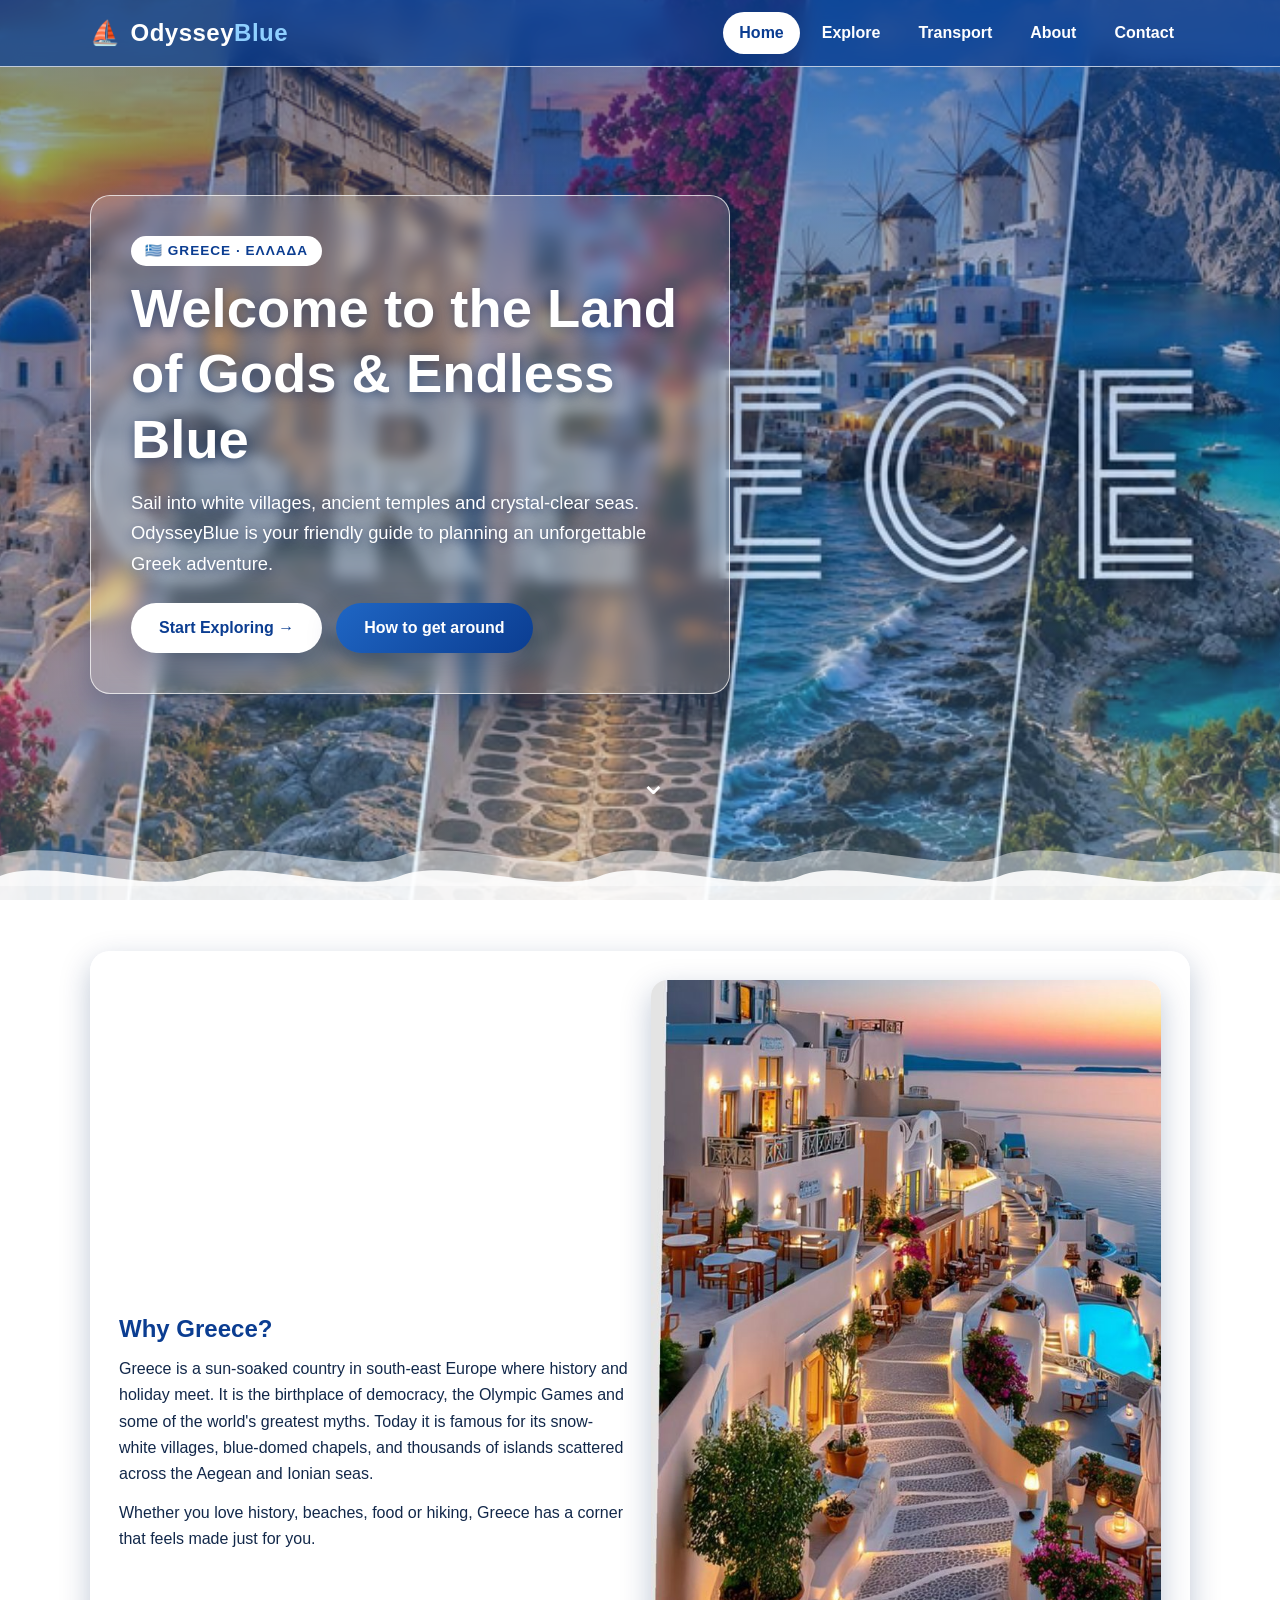
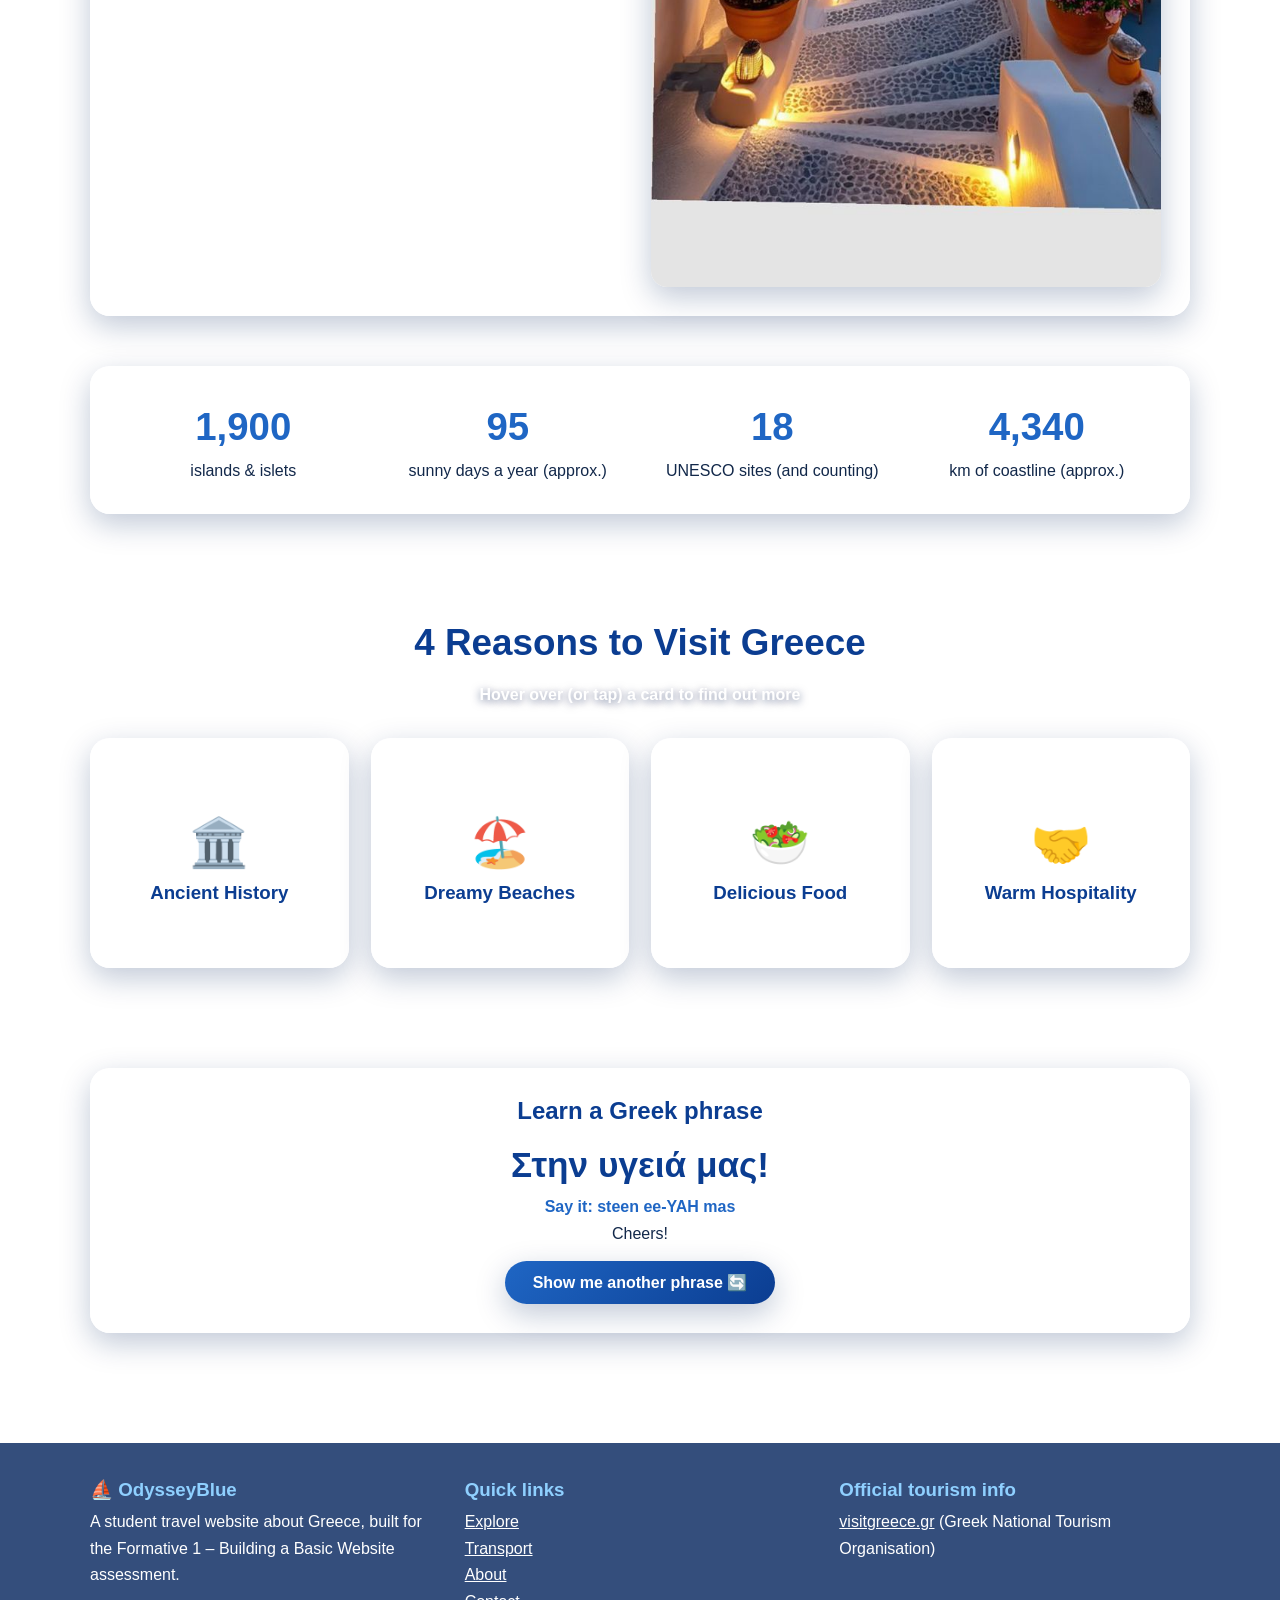
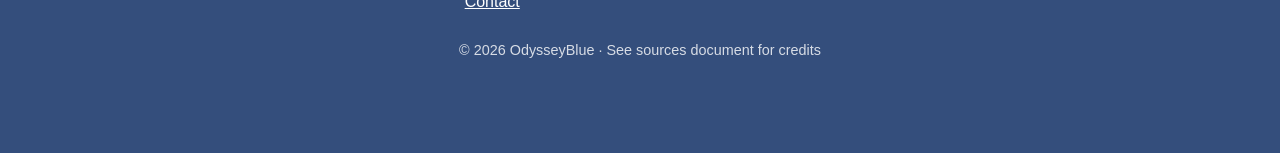
<file: index.html>
<!DOCTYPE html>
<html lang="en">
<head>
  <meta charset="UTF-8">
  <meta name="viewport" content="width=device-width, initial-scale=1.0">
  <meta name="description" content="OdysseyBlue – your friendly guide to Greece: attractions, culture, activities and how to get around.">
  <title>OdysseyBlue | Discover Greece</title>
  <script>document.documentElement.classList.add("js");</script>
  <link rel="icon" type="image/jpeg" href="https://i.pinimg.com/736x/61/5f/bb/615fbb691e66e95c616a99a558d58078.jpg">
  <link rel="stylesheet" href="css/style.css">
</head>
<body>

  <!-- ===== Moving background: photo + tint + waves (animated in CSS) ===== -->
  <div class="scene" aria-hidden="true">
    <div class="scene-photo"></div>
    <div class="scene-tint"></div>
    <div class="waves waves-back"></div>
    <div class="waves waves-front"></div>
  </div>

  <!-- ===== Header & navigation ===== -->
  <header class="site-header">
    <nav class="nav container" aria-label="Main navigation">
      <a class="brand" href="index.html"><span class="boat">⛵</span><span>Odyssey<span class="light">Blue</span></span></a>
      <button class="menu-btn" id="menuBtn" aria-label="Toggle menu" aria-expanded="false">☰</button>
      <ul class="nav-links" id="navLinks">
        <li><a class="active" href="index.html">Home</a></li>
        <li><a href="explore.html">Explore</a></li>
        <li><a href="transport.html">Transport</a></li>
        <li><a href="about.html">About</a></li>
        <li><a href="contact.html">Contact</a></li>
      </ul>
    </nav>
  </header>

  <main>
    <!-- ===== Hero / banner ===== -->
    <section class="hero" id="top">
      <div class="container">
        <div class="hero-box">
          <span class="tagline">🇬🇷 GREECE · ΕΛΛΑΔΑ</span>
          <h1>Welcome to the Land of Gods &amp; Endless Blue</h1>
          <p>Sail into white villages, ancient temples and crystal-clear seas. OdysseyBlue is your friendly guide to planning an unforgettable Greek adventure.</p>
          <div class="hero-buttons">
            <a class="btn btn-light pulse" href="explore.html">Start Exploring →</a>
            <a class="btn" href="transport.html">How to get around</a>
          </div>
        </div>
      </div>
      <a class="scroll-hint" href="#about-greece" aria-label="Scroll down">⌄</a>
    </section>

    <!-- ===== About the destination ===== -->
    <section class="section" id="about-greece">
      <div class="container">
        <div class="glass reveal">
          <div class="grid grid-2" style="align-items:center">
            <div>
              <h2>Why Greece?</h2>
              <p style="margin-top:12px">Greece is a sun-soaked country in south-east Europe where history and holiday meet. It is the birthplace of democracy, the Olympic Games and some of the world's greatest myths. Today it is famous for its snow-white villages, blue-domed chapels, and thousands of islands scattered across the Aegean and Ionian seas.</p>
              <p style="margin-top:12px">Whether you love history, beaches, food or hiking, Greece has a corner that feels made just for you.</p>
            </div>
            <img src="images/santorini-stairs.jpg" alt="Whitewashed stairway in Santorini at night" style="border-radius:16px;box-shadow:var(--shadow)">
          </div>
        </div>
      </div>
    </section>

    <!-- ===== Quick facts (animated counters) ===== -->
    <section class="section" style="padding-top:0">
      <div class="container">
        <div class="stats glass reveal">
          <div class="stat"><strong data-count="6000">0</strong>islands &amp; islets</div>
          <div class="stat"><strong data-count="300">0</strong>sunny days a year (approx.)</div>
          <div class="stat"><strong data-count="18">0</strong>UNESCO sites (and counting)</div>
          <div class="stat"><strong data-count="13000">0</strong>km of coastline (approx.)</div>
        </div>
      </div>
    </section>

    <!-- ===== Reasons to visit (hover or tap a card to flip it) ===== -->
    <section class="section" id="reasons">
      <div class="container">
        <div class="section-title reveal">
          <h2>4 Reasons to Visit Greece</h2>
          <p>Hover over (or tap) a card to find out more</p>
        </div>
        <div class="grid grid-4">
          <div class="flip reveal" tabindex="0">
            <div class="flip-inner">
              <div class="flip-front"><span class="icon">🏛️</span><h3>Ancient History</h3></div>
              <div class="flip-back"><h3>Walk through legends</h3><p>Stand where philosophers debated and athletes competed 2,500 years ago.</p></div>
            </div>
          </div>
          <div class="flip reveal" tabindex="0">
            <div class="flip-inner">
              <div class="flip-front"><span class="icon">🏖️</span><h3>Dreamy Beaches</h3></div>
              <div class="flip-back"><h3>Water in every shade of blue</h3><p>From hidden coves to long sandy bays, the sea is always warm and inviting in summer.</p></div>
            </div>
          </div>
          <div class="flip reveal" tabindex="0">
            <div class="flip-inner">
              <div class="flip-front"><span class="icon">🥗</span><h3>Delicious Food</h3></div>
              <div class="flip-back"><h3>Fresh &amp; full of flavour</h3><p>Olive oil, feta, grilled seafood, honey and sweet pastries: every meal is a feast.</p></div>
            </div>
          </div>
          <div class="flip reveal" tabindex="0">
            <div class="flip-inner">
              <div class="flip-front"><span class="icon">🤝</span><h3>Warm Hospitality</h3></div>
              <div class="flip-back"><h3>Philoxenia</h3><p>The Greek word means "love of strangers". You'll be treated like a friend from day one.</p></div>
            </div>
          </div>
        </div>
      </div>
    </section>

    <!-- ===== Extra feature: phrase of the day ===== -->
    <section class="section">
      <div class="container">
        <div class="glass phrase reveal">
          <h2>Learn a Greek phrase</h2>
          <p class="greek" id="phraseGreek" style="margin-top:10px" lang="el">Καλημέρα</p>
          <p class="say" id="phraseSay">Say it: kah-lee-MEH-rah</p>
          <p id="phraseEnglish">Good morning</p>
          <button class="btn" id="phraseBtn" type="button">Show me another phrase 🔄</button>
        </div>
      </div>
    </section>
  </main>

  <!-- ===== Footer ===== -->
  <footer class="site-footer">
    <div class="container">
      <div class="footer-grid">
        <div>
          <h3>⛵ OdysseyBlue</h3>
          <p>A student travel website about Greece, built for the Formative 1 – Building a Basic Website assessment.</p>
        </div>
        <div>
          <h3>Quick links</h3>
          <ul>
            <li><a href="explore.html">Explore</a></li>
            <li><a href="transport.html">Transport</a></li>
            <li><a href="about.html">About</a></li>
            <li><a href="contact.html">Contact</a></li>
          </ul>
        </div>
        <div>
          <h3>Official tourism info</h3>
          <p><a href="https://www.visitgreece.gr/" target="_blank" rel="noopener">visitgreece.gr</a> (Greek National Tourism Organisation)</p>
        </div>
      </div>
      <p class="copyright">© 2026 OdysseyBlue · See sources document for credits</p>
    </div>
  </footer>

  <button id="toTop" aria-label="Back to top">↑</button>
  <script src="js/script.js"></script>
</body>
</html>
</file>
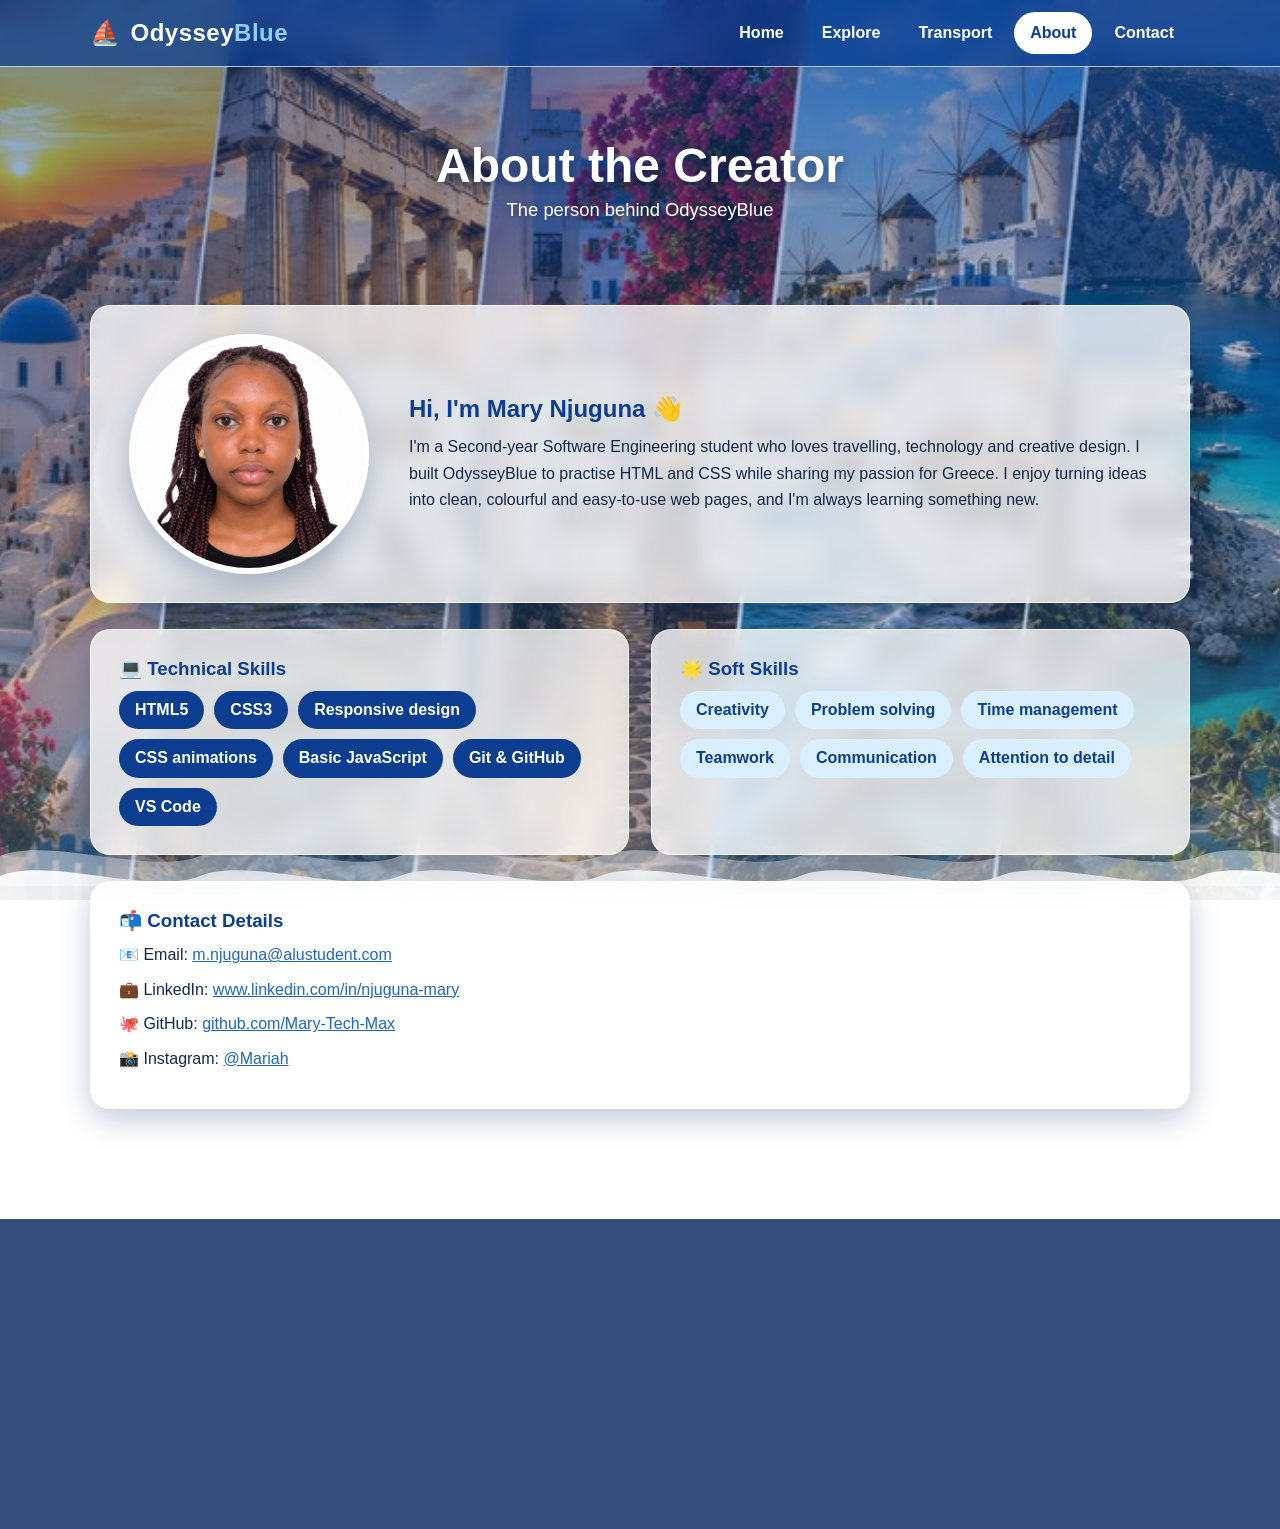
<file: about.html>
<!DOCTYPE html>
<html lang="en">
<head>
  <meta charset="UTF-8">
  <meta name="viewport" content="width=device-width, initial-scale=1.0">
  <meta name="description" content="About the creator of OdysseyBlue: bio, technical and soft skills, and contact details.">
  <title>About Me | OdysseyBlue</title>
  <script>document.documentElement.classList.add("js");</script>
   <link rel="icon" type="image/jpeg" href="https://i.pinimg.com/736x/61/5f/bb/615fbb691e66e95c616a99a558d58078.jpg">
   <link rel="stylesheet" href="css/style.css">
</head>
<body>

  <div class="scene" aria-hidden="true">
    <div class="scene-photo"></div>
    <div class="scene-tint"></div>
    <div class="waves waves-back"></div>
    <div class="waves waves-front"></div>
  </div>

  <header class="site-header">
    <nav class="nav container" aria-label="Main navigation">
      <a class="brand" href="index.html"><span class="boat">⛵</span><span>Odyssey<span class="light">Blue</span></span></a>
      <button class="menu-btn" id="menuBtn" aria-label="Toggle menu" aria-expanded="false">☰</button>
      <ul class="nav-links" id="navLinks">
        <li><a href="index.html">Home</a></li>
        <li><a href="explore.html">Explore</a></li>
        <li><a href="transport.html">Transport</a></li>
        <li><a class="active" href="about.html">About</a></li>
        <li><a href="contact.html">Contact</a></li>
      </ul>
    </nav>
  </header>

  <main>
    <section class="page-banner">
      <div class="container">
        <h1>About the Creator</h1>
        <p>The person behind OdysseyBlue</p>
      </div>
    </section>

    <section class="section">
      <div class="container">

        <!-- ✏️ EDIT: replace the placeholder text below with your own details -->
        <div class="glass profile reveal">
          <img class="profile-pic" src="images/me.jpg" alt="Profile picture of the website creator">
          <div>
            <h2>Hi, I'm Mary Njuguna 👋</h2>
            <p style="margin-top:10px">I'm a Second-year Software Engineering student who loves travelling, technology and creative design. I built OdysseyBlue to practise HTML and CSS while sharing my passion for Greece. I enjoy turning ideas into clean, colourful and easy-to-use web pages, and I'm always learning something new.</p>
          </div>
        </div>

        <div class="grid grid-2" style="margin-top:26px">
          <div class="glass card reveal">
            <h3>💻 Technical Skills</h3>
            <div class="skills">
              <span class="skill">HTML5</span>
              <span class="skill">CSS3</span>
              <span class="skill">Responsive design</span>
              <span class="skill">CSS animations</span>
              <span class="skill">Basic JavaScript</span>
              <span class="skill">Git &amp; GitHub</span>
              <span class="skill">VS Code</span>
            </div>
          </div>
          <div class="glass card reveal">
            <h3>🌟 Soft Skills</h3>
            <div class="skills">
              <span class="skill soft">Creativity</span>
              <span class="skill soft">Problem solving</span>
              <span class="skill soft">Time management</span>
              <span class="skill soft">Teamwork</span>
              <span class="skill soft">Communication</span>
              <span class="skill soft">Attention to detail</span>
            </div>
          </div>
        </div>

        <div class="glass reveal" style="margin-top:26px">
          <h3>📬 Contact Details</h3>
          <ul class="contact-list" style="margin-top:10px">
            <li>📧 Email: <a href="mailto:m.njuguna@alustudent.com">m.njuguna@alustudent.com</a></li>
            <li>💼 LinkedIn: <a href="https://www.linkedin.com/in/njuguna-mary" target="_blank" rel="noopener">www.linkedin.com/in/njuguna-mary</a></li>
            <li>🐙 GitHub: <a href="https://github.com/Mary-Tech-Max" target="_blank" rel="noopener">github.com/Mary-Tech-Max</a></li>
            <li>📸 Instagram: <a href="https://www.instagram.com/" target="_blank" rel="noopener">@Mariah</a></li>
          </ul>
        </div>
      </div>
    </section>
  </main>

  <footer class="site-footer">
    <div class="container">
      <div class="footer-grid">
        <div><h3>⛵ OdysseyBlue</h3><p>A student travel website about Greece, built for the Formative 1 – Building a Basic Website assessment.</p></div>
        <div><h3>Quick links</h3><ul><li><a href="index.html">Home</a></li><li><a href="explore.html">Explore</a></li><li><a href="transport.html">Transport</a></li><li><a href="contact.html">Contact</a></li></ul></div>
        <div><h3>Official tourism info</h3><p><a href="https://www.visitgreece.gr/" target="_blank" rel="noopener">visitgreece.gr</a> (Greek National Tourism Organisation)</p></div>
      </div>
      <p class="copyright">© 2026 OdysseyBlue · See sources document for credits</p>
    </div>
  </footer>

  <button id="toTop" aria-label="Back to top">↑</button>
  <script src="js/script.js"></script>
</body>
</html>
</file>
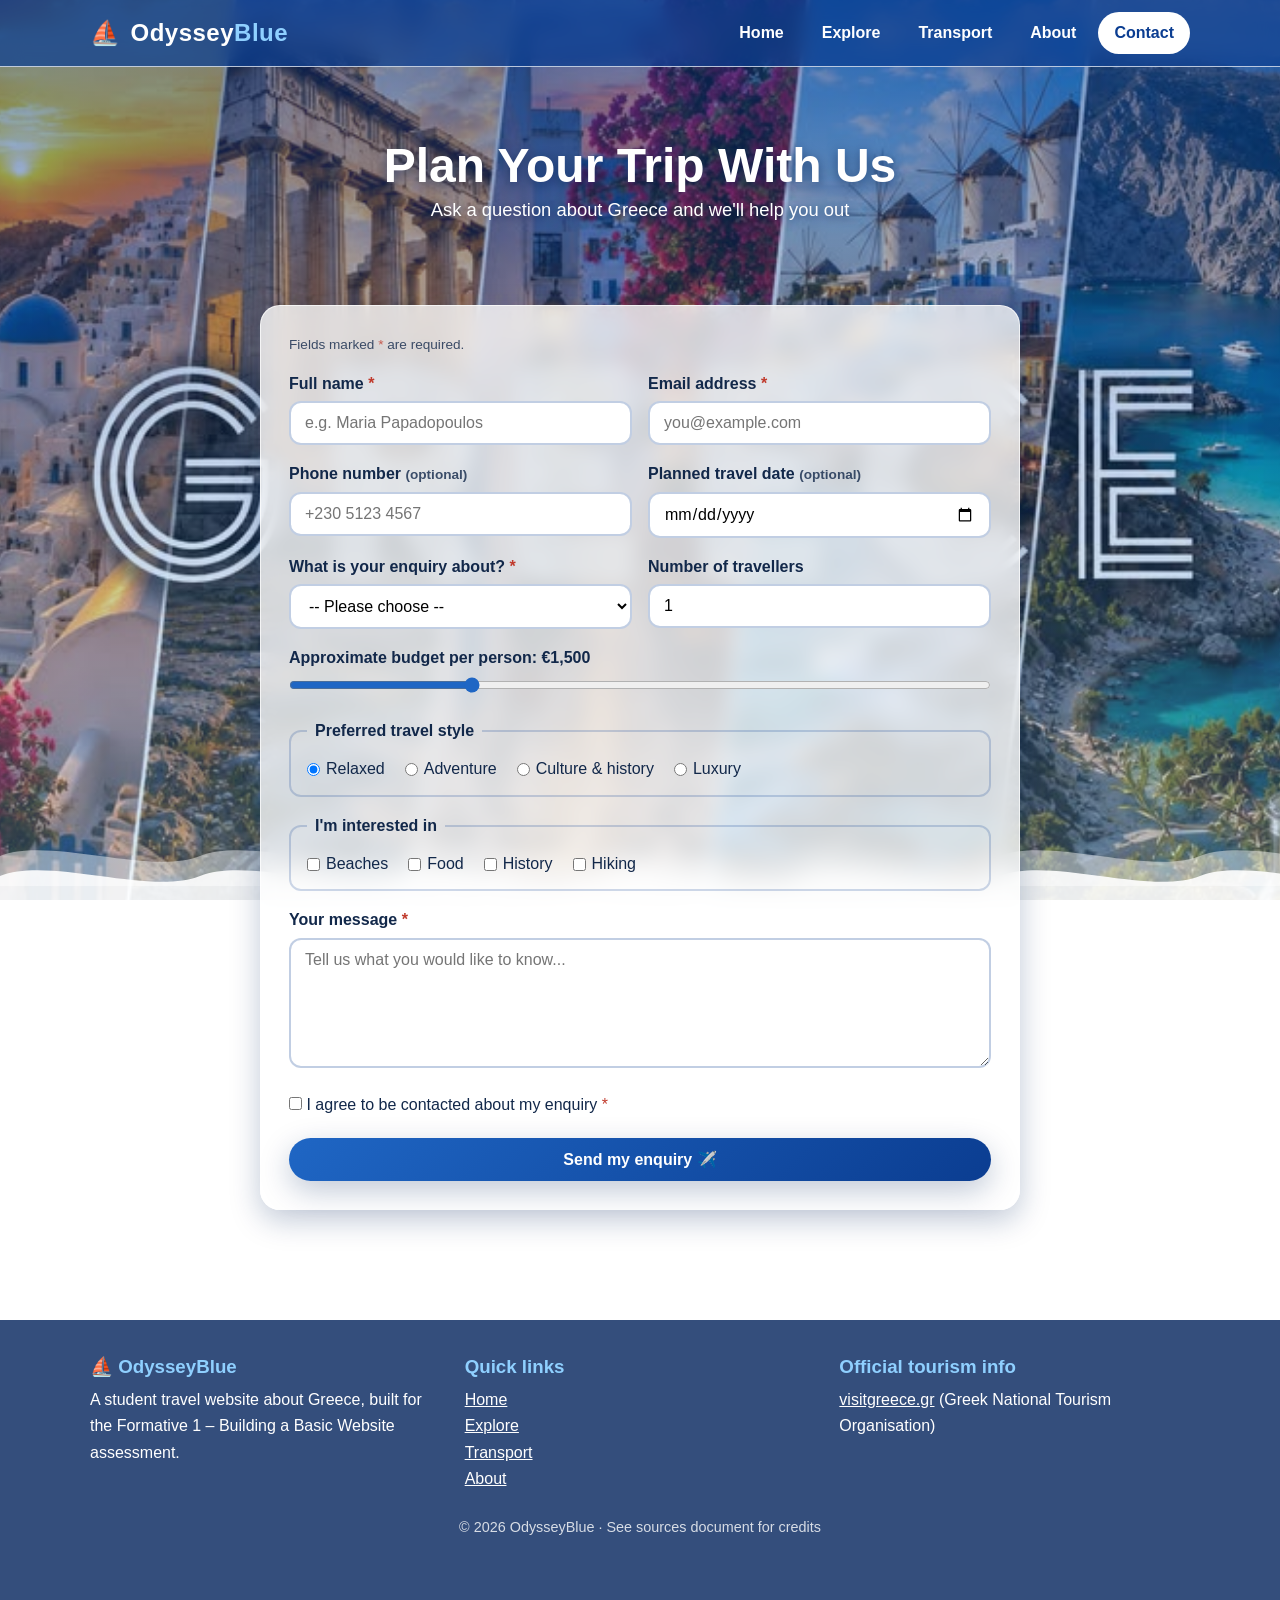
<file: contact.html>
<!DOCTYPE html>
<html lang="en">
<head>
  <meta charset="UTF-8">
  <meta name="viewport" content="width=device-width, initial-scale=1.0">
  <meta name="description" content="Contact OdysseyBlue to ask questions or plan your trip to Greece.">
  <title>Contact Us | OdysseyBlue</title>
  <script>document.documentElement.classList.add("js");</script>
   <link rel="icon" type="image/jpeg" href="https://i.pinimg.com/736x/61/5f/bb/615fbb691e66e95c616a99a558d58078.jpg">
   <link rel="stylesheet" href="css/style.css">
</head>
<body>

  <div class="scene" aria-hidden="true">
    <div class="scene-photo"></div>
    <div class="scene-tint"></div>
    <div class="waves waves-back"></div>
    <div class="waves waves-front"></div>
  </div>

  <header class="site-header">
    <nav class="nav container" aria-label="Main navigation">
      <a class="brand" href="index.html"><span class="boat">⛵</span><span>Odyssey<span class="light">Blue</span></span></a>
      <button class="menu-btn" id="menuBtn" aria-label="Toggle menu" aria-expanded="false">☰</button>
      <ul class="nav-links" id="navLinks">
        <li><a href="index.html">Home</a></li>
        <li><a href="explore.html">Explore</a></li>
        <li><a href="transport.html">Transport</a></li>
        <li><a href="about.html">About</a></li>
        <li><a class="active" href="contact.html">Contact</a></li>
      </ul>
    </nav>
  </header>

  <main>
    <section class="page-banner">
      <div class="container">
        <h1>Plan Your Trip With Us</h1>
        <p>Ask a question about Greece and we'll help you out</p>
      </div>
    </section>

    <section class="section">
      <div class="container" style="max-width:760px">
        <div class="glass reveal">

          <p class="hint" style="margin-bottom:14px">Fields marked <span class="req">*</span> are required.</p>

          <form id="contactForm">
            <div class="row">
              <div>
                <label for="name">Full name <span class="req">*</span></label>
                <input type="text" id="name" name="name" placeholder="e.g. Maria Papadopoulos" required minlength="2" autocomplete="name">
              </div>
              <div>
                <label for="email">Email address <span class="req">*</span></label>
                <input type="email" id="email" name="email" placeholder="you@example.com" required autocomplete="email">
              </div>
            </div>

            <div class="row">
              <div>
                <label for="phone">Phone number <span class="hint">(optional)</span></label>
                <input type="tel" id="phone" name="phone" placeholder="+230 5123 4567" autocomplete="tel" inputmode="tel" pattern="\+230 ?[0-9]{4} ?[0-9]{4}" title="Use 7 to 15 digits. You can start with + and use spaces or dashes, e.g. +230 5123 4567" maxlength="20">
              </div>
              <div>
                <label for="date">Planned travel date <span class="hint">(optional)</span></label>
                <input type="date" id="date" name="date">
              </div>
            </div>

            <div class="row">
              <div>
                <label for="topic">What is your enquiry about? <span class="req">*</span></label>
                <select id="topic" name="topic" required>
                  <option value="">-- Please choose --</option>
                  <option>Attractions</option>
                  <option>Local culture &amp; food</option>
                  <option>Activities</option>
                  <option>Transport &amp; schedules</option>
                  <option>Something else</option>
                </select>
              </div>
              <div>
                <label for="travellers">Number of travellers</label>
                <input type="number" id="travellers" name="travellers" min="1" max="20" value="1">
              </div>
            </div>

            <div>
              <label for="budget">Approximate budget per person: <strong id="budgetOut">€1,500</strong></label>
              <input type="range" id="budget" name="budget" min="300" max="5000" step="100" value="1500">
            </div>

            <fieldset>
              <legend>Preferred travel style</legend>
              <div class="choices">
                <label><input type="radio" name="style" value="relaxed" checked> Relaxed</label>
                <label><input type="radio" name="style" value="adventure"> Adventure</label>
                <label><input type="radio" name="style" value="culture"> Culture &amp; history</label>
                <label><input type="radio" name="style" value="luxury"> Luxury</label>
              </div>
            </fieldset>

            <fieldset>
              <legend>I'm interested in</legend>
              <div class="choices">
                <label><input type="checkbox" name="interest" value="beaches"> Beaches</label>
                <label><input type="checkbox" name="interest" value="food"> Food</label>
                <label><input type="checkbox" name="interest" value="history"> History</label>
                <label><input type="checkbox" name="interest" value="hiking"> Hiking</label>
              </div>
            </fieldset>

            <div>
              <label for="message">Your message <span class="req">*</span></label>
              <textarea id="message" name="message" placeholder="Tell us what you would like to know..." required minlength="10"></textarea>
            </div>

            <label style="font-weight:400">
              <input type="checkbox" name="agree" required> I agree to be contacted about my enquiry <span class="req">*</span>
            </label>

            <button class="btn" type="submit">Send my enquiry ✈️</button>
          </form>

          <!-- Shown after the form is submitted -->
          <div class="success" id="success" role="status" aria-live="polite">
            <div class="big">🎉</div>
            <h2>Efharisto, <span id="thanksName"></span>!</h2>
            <p>Your enquiry has been received. Here is what happens next:</p>
            <ul>
              <li>📨 A confirmation will be sent to <strong id="thanksEmail"></strong>.</li>
              <li>🧭 Our team will read your question about <strong id="thanksTopic"></strong>.</li>
              <li>⏱️ You can expect a reply within 2 working days.</li>
              <li>📅 Planned travel date: <strong id="thanksDate"></strong></li>
            </ul>
            <button class="btn" id="againBtn" type="button">Send another enquiry</button>
          </div>
        </div>
      </div>
    </section>
  </main>

  <footer class="site-footer">
    <div class="container">
      <div class="footer-grid">
        <div><h3>⛵ OdysseyBlue</h3><p>A student travel website about Greece, built for the Formative 1 – Building a Basic Website assessment.</p></div>
        <div><h3>Quick links</h3><ul><li><a href="index.html">Home</a></li><li><a href="explore.html">Explore</a></li><li><a href="transport.html">Transport</a></li><li><a href="about.html">About</a></li></ul></div>
        <div><h3>Official tourism info</h3><p><a href="https://www.visitgreece.gr/" target="_blank" rel="noopener">visitgreece.gr</a> (Greek National Tourism Organisation)</p></div>
      </div>
      <p class="copyright">© 2026 OdysseyBlue · See sources document for credits</p>
    </div>
  </footer>

  <button id="toTop" aria-label="Back to top">↑</button>
  <script src="js/script.js"></script>
</body>
</html>
</file>
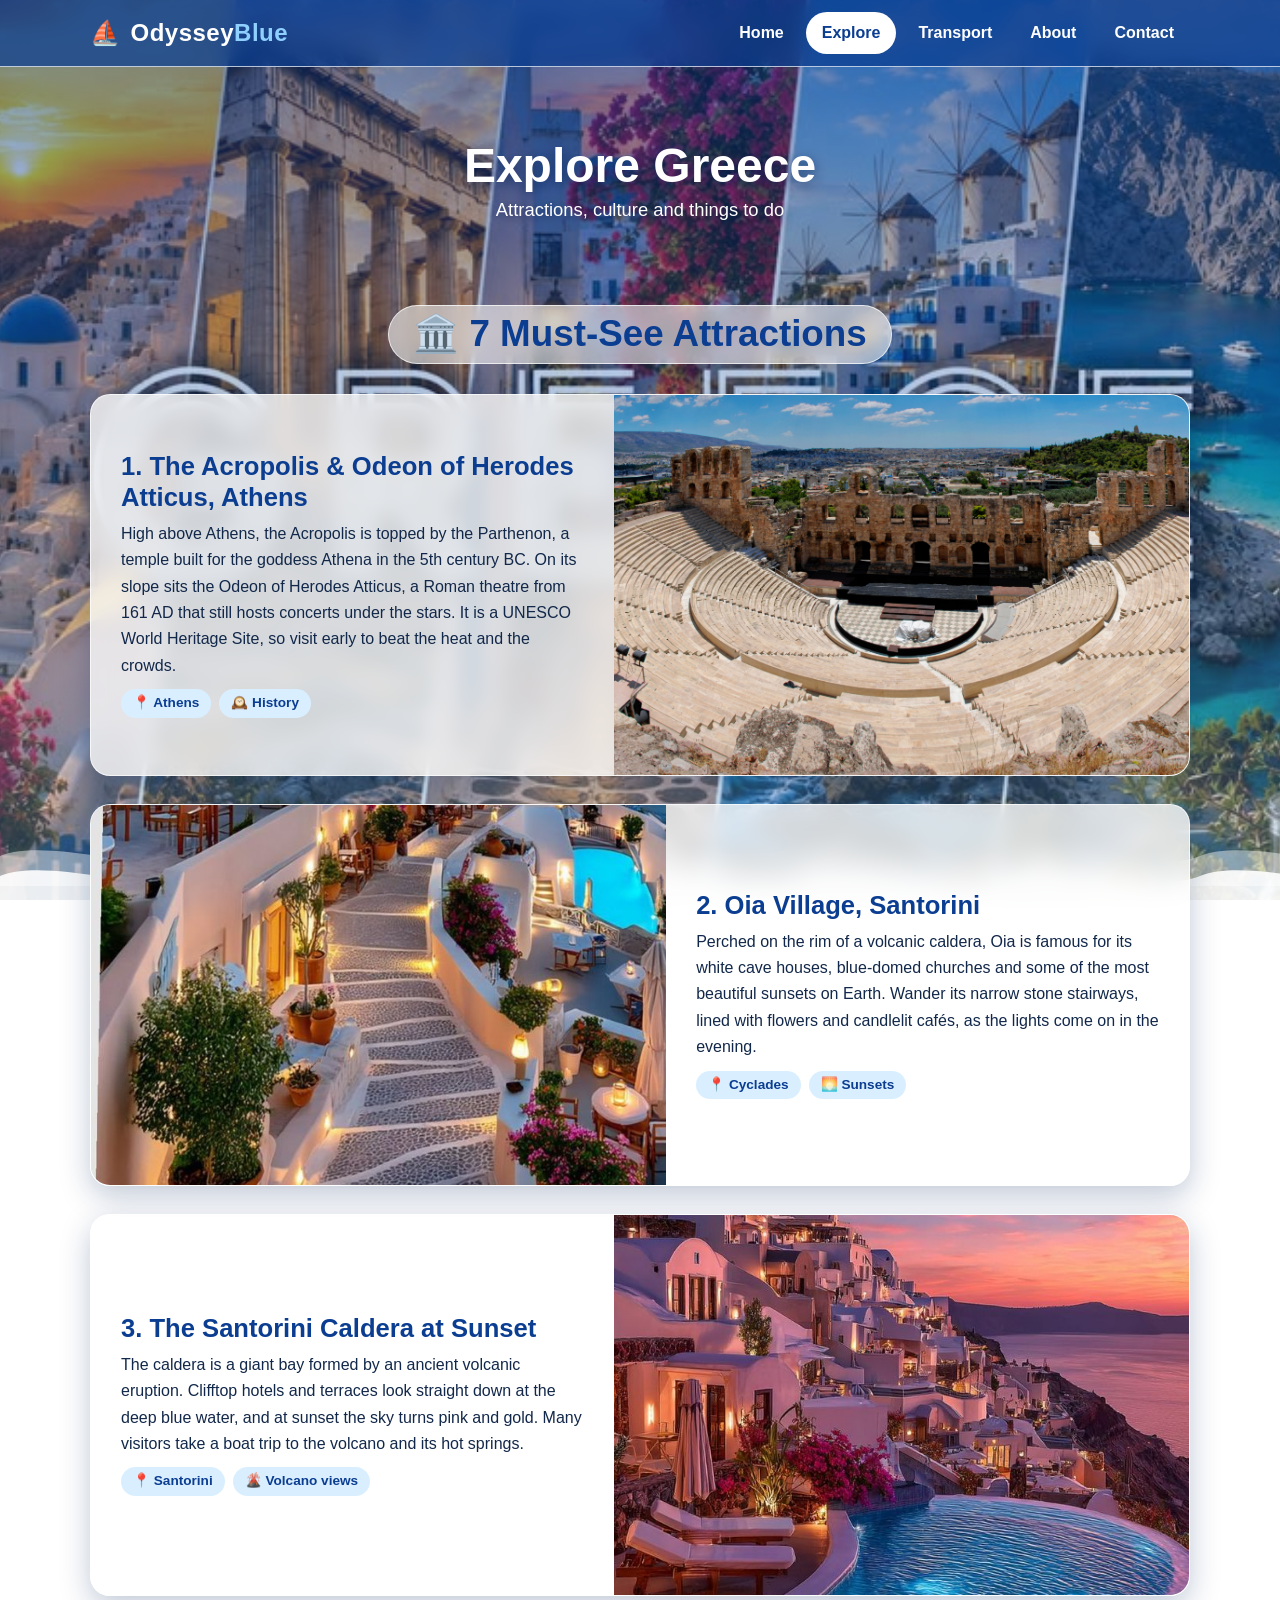
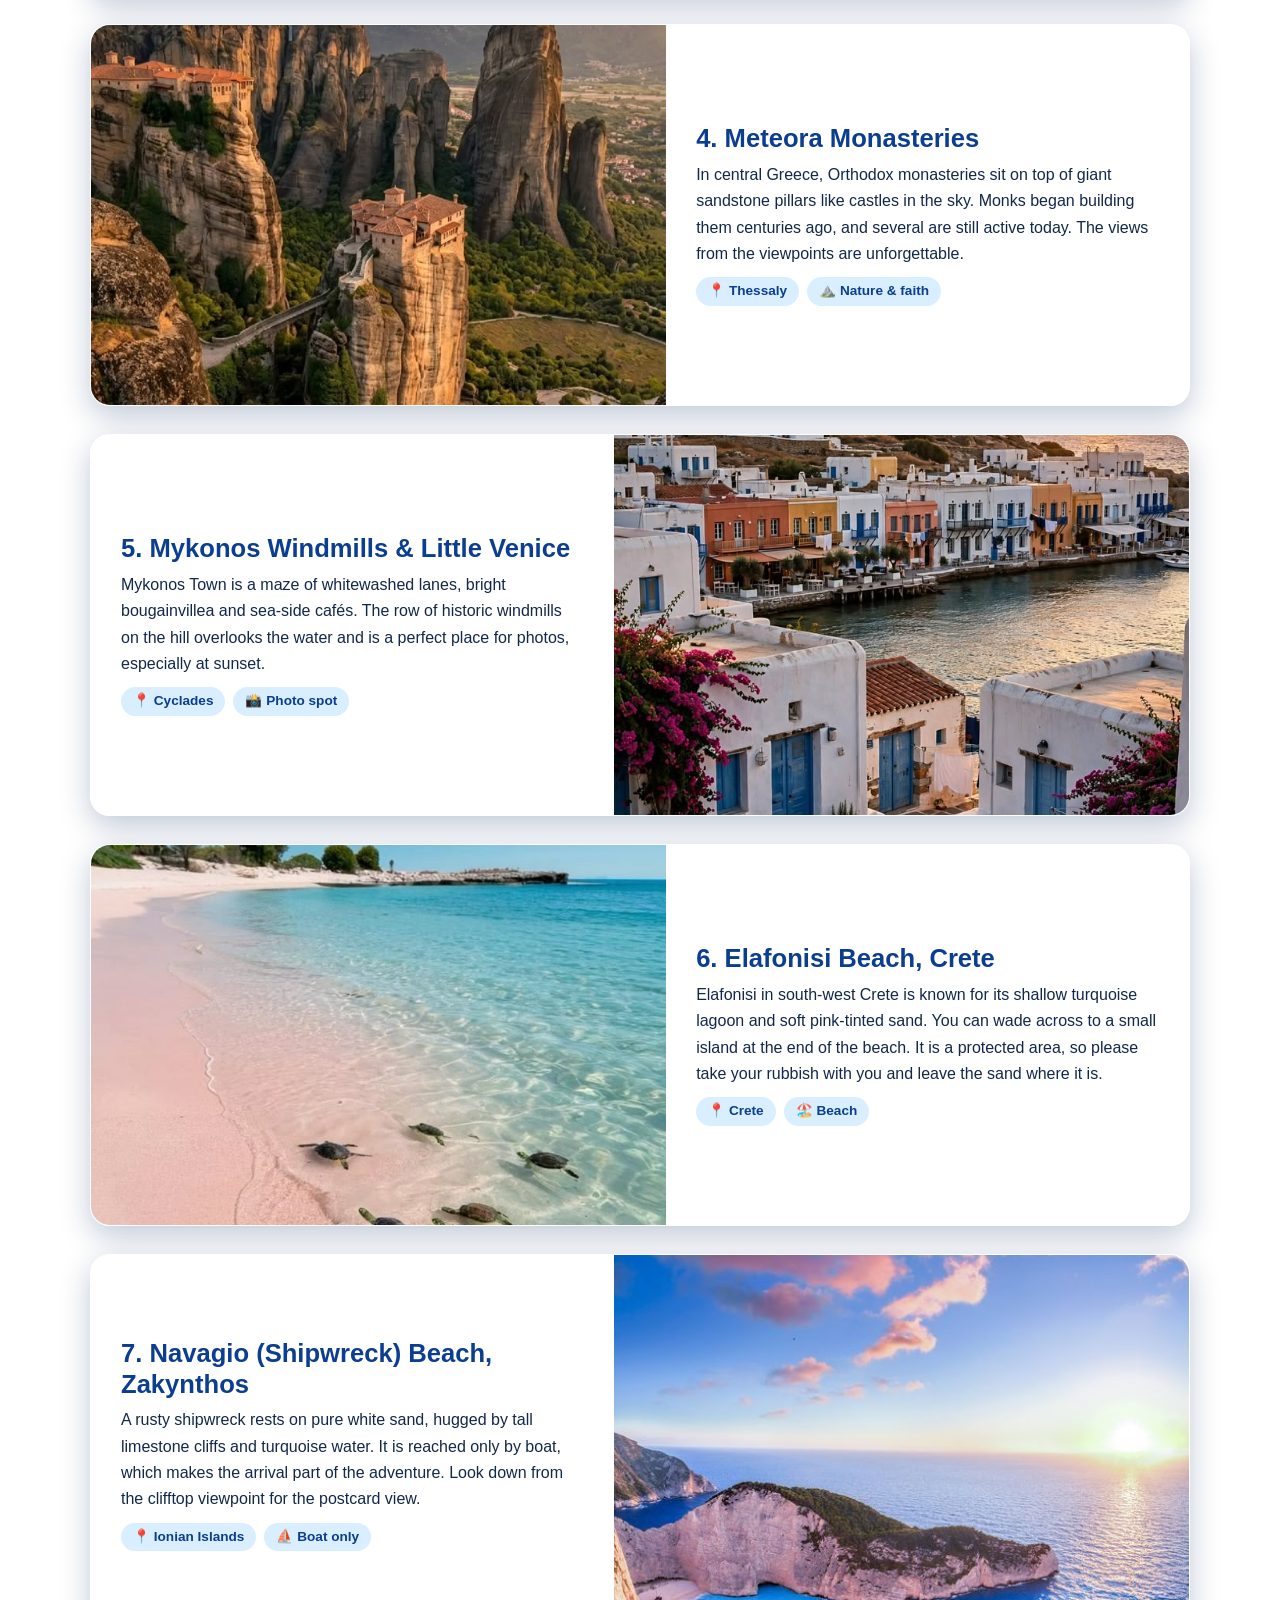
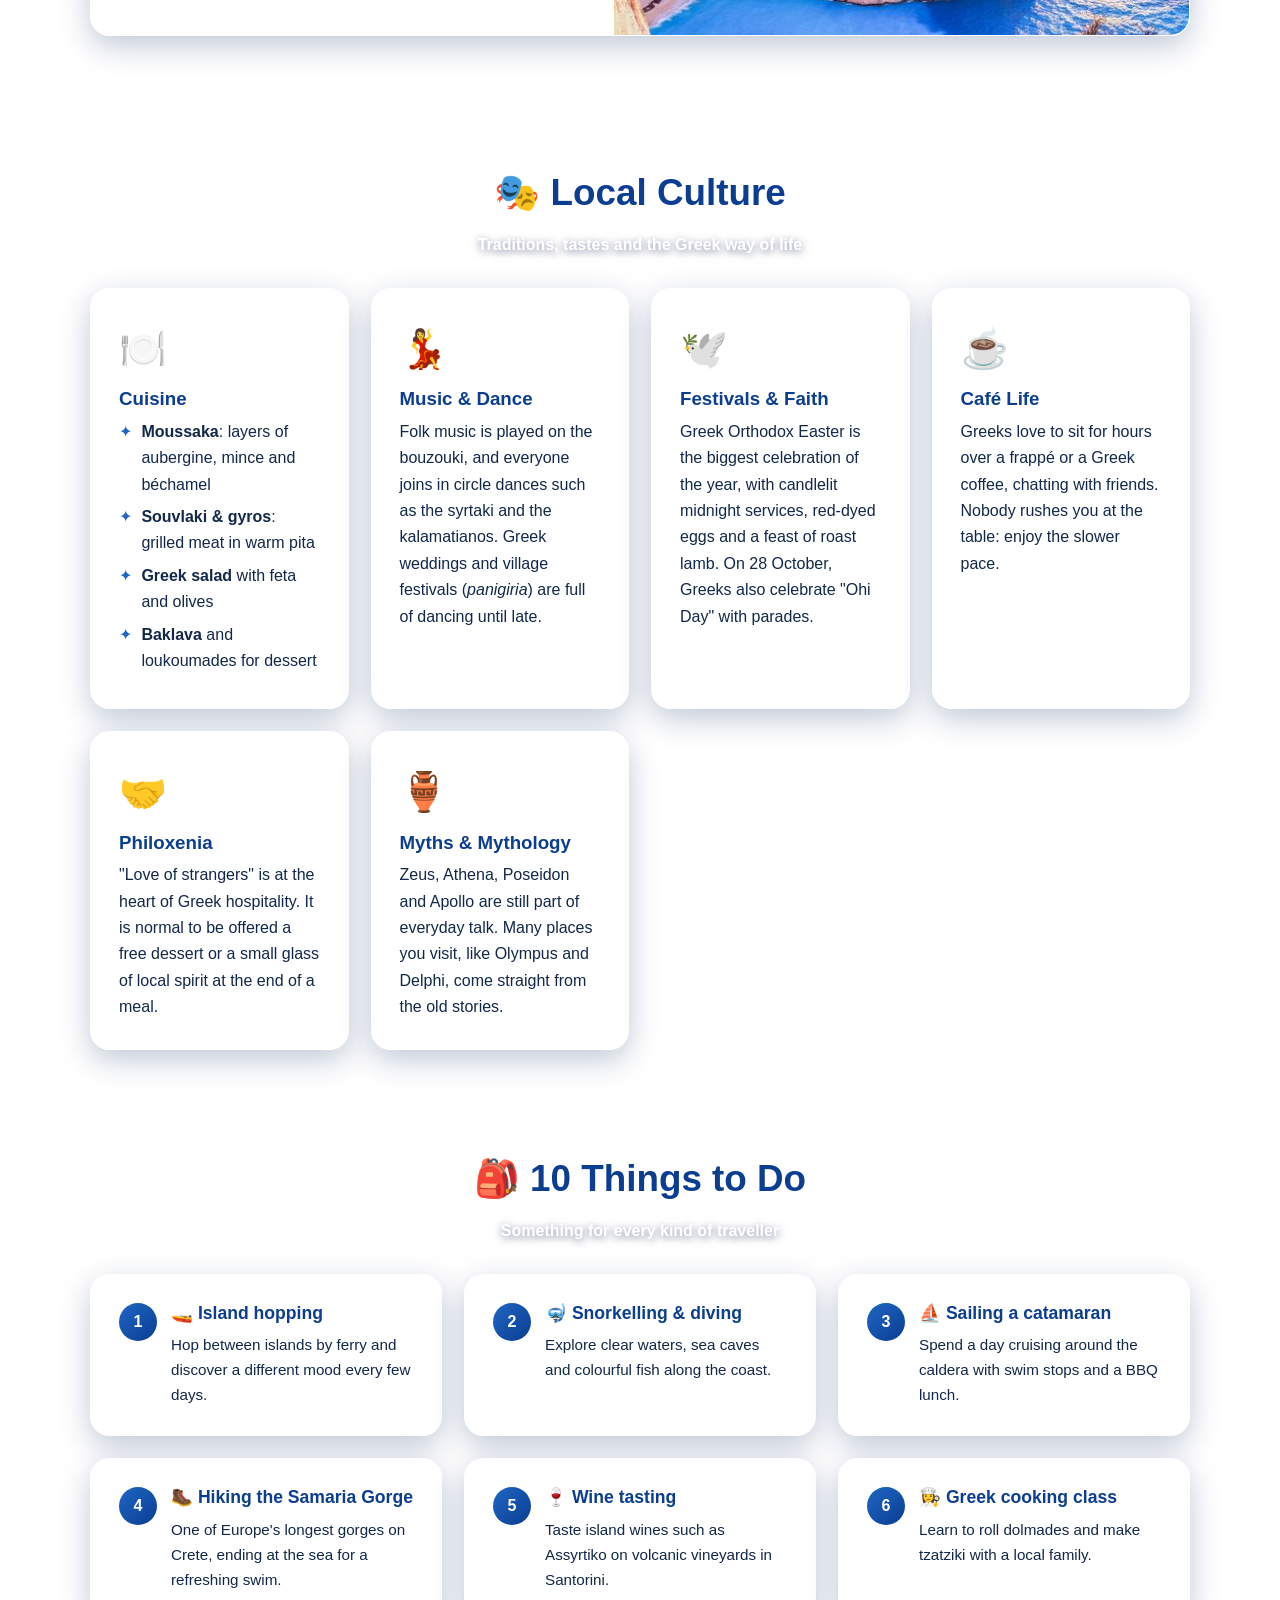
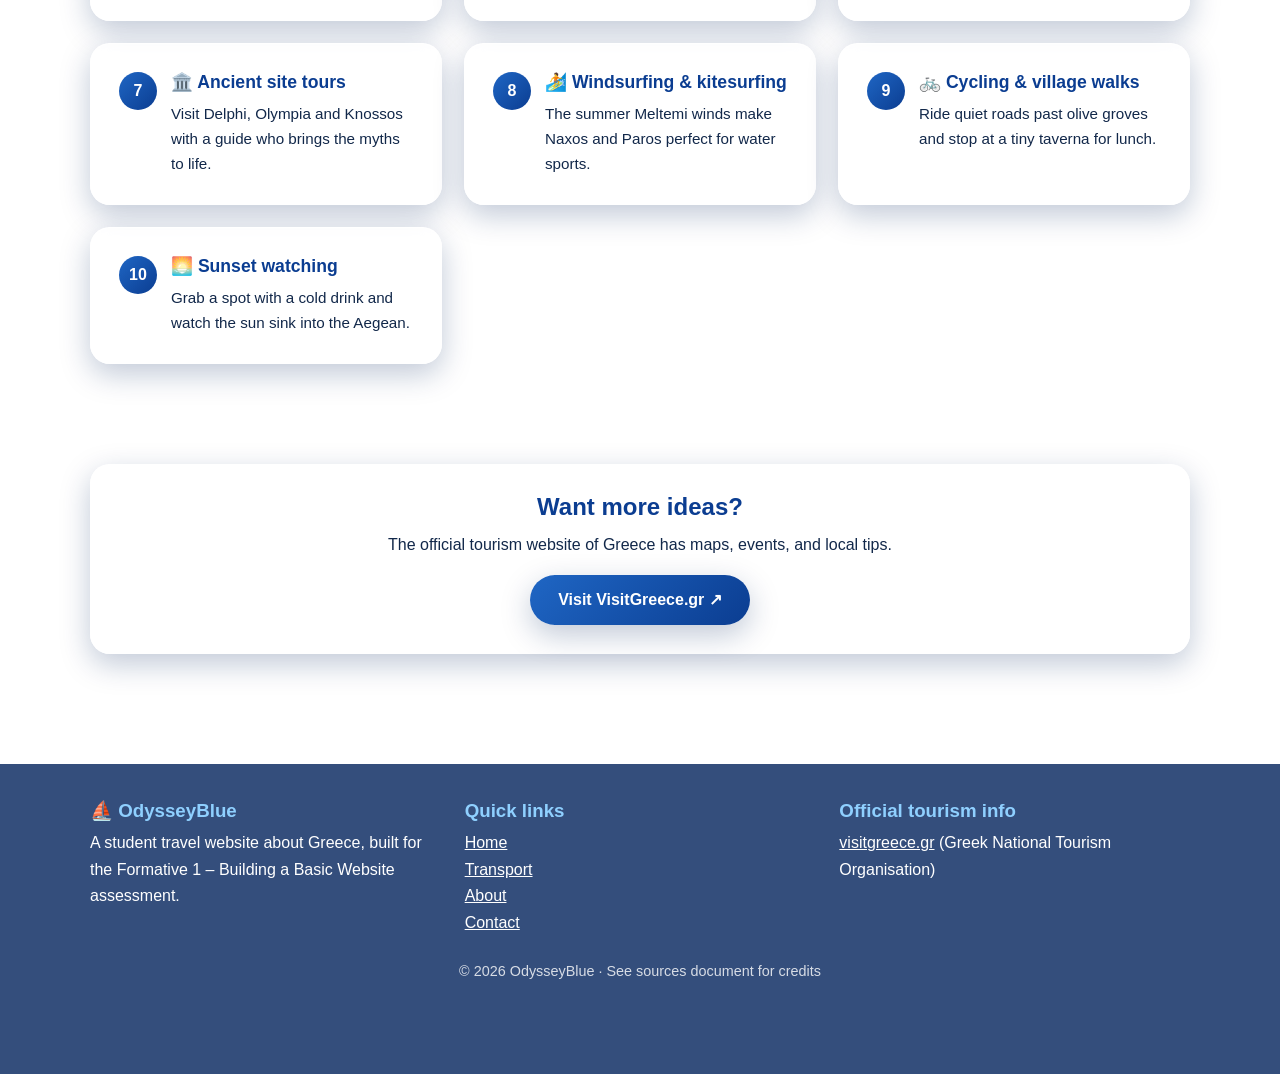
<file: explore.html>
<!DOCTYPE html>
<html lang="en">
<head>
  <meta charset="UTF-8">
  <meta name="viewport" content="width=device-width, initial-scale=1.0">
  <meta name="description" content="Explore Greece: 7 top attractions, local culture and 10 activities to try.">
  <title>Explore Greece | OdysseyBlue</title>
  <script>document.documentElement.classList.add("js");</script>
   <link rel="icon" type="image/jpeg" href="https://i.pinimg.com/736x/61/5f/bb/615fbb691e66e95c616a99a558d58078.jpg">
   <link rel="stylesheet" href="css/style.css">
</head>
<body>

  <div class="scene" aria-hidden="true">
    <div class="scene-photo"></div>
    <div class="scene-tint"></div>
    <div class="waves waves-back"></div>
    <div class="waves waves-front"></div>
  </div>

  <header class="site-header">
    <nav class="nav container" aria-label="Main navigation">
      <a class="brand" href="index.html"><span class="boat">⛵</span><span>Odyssey<span class="light">Blue</span></span></a>
      <button class="menu-btn" id="menuBtn" aria-label="Toggle menu" aria-expanded="false">☰</button>
      <ul class="nav-links" id="navLinks">
        <li><a href="index.html">Home</a></li>
        <li><a class="active" href="explore.html">Explore</a></li>
        <li><a href="transport.html">Transport</a></li>
        <li><a href="about.html">About</a></li>
        <li><a href="contact.html">Contact</a></li>
      </ul>
    </nav>
  </header>

  <main>
    <section class="page-banner">
      <div class="container">
        <h1>Explore Greece</h1>
        <p>Attractions, culture and things to do</p>
      </div>
    </section>

    <!-- ===== 7 tourist attractions ===== -->
    <section class="section" id="attractions">
      <div class="container">
        <div class="section-title reveal"><h2>🏛️ 7 Must-See Attractions</h2></div>

        <article class="glass attraction reveal">
          <div class="attraction-img"><img src="images/acropolis.jpg" alt="The ancient Odeon of Herodes Atticus theatre below the Acropolis in Athens" loading="lazy"></div>
          <div class="attraction-text">
            <h3>1. The Acropolis &amp; Odeon of Herodes Atticus, Athens</h3>
            <p>High above Athens, the Acropolis is topped by the Parthenon, a temple built for the goddess Athena in the 5th century BC. On its slope sits the Odeon of Herodes Atticus, a Roman theatre from 161 AD that still hosts concerts under the stars. It is a UNESCO World Heritage Site, so visit early to beat the heat and the crowds.</p>
            <div><span class="tag">📍 Athens</span><span class="tag">🕰️ History</span></div>
          </div>
        </article>

        <article class="glass attraction reveal">
          <div class="attraction-img"><img src="images/santorini-stairs.jpg" alt="Whitewashed stairway lit up at night in Oia, Santorini" loading="lazy"></div>
          <div class="attraction-text">
            <h3>2. Oia Village, Santorini</h3>
            <p>Perched on the rim of a volcanic caldera, Oia is famous for its white cave houses, blue-domed churches and some of the most beautiful sunsets on Earth. Wander its narrow stone stairways, lined with flowers and candlelit cafés, as the lights come on in the evening.</p>
            <div><span class="tag">📍 Cyclades</span><span class="tag">🌅 Sunsets</span></div>
          </div>
        </article>

        <article class="glass attraction reveal">
          <div class="attraction-img"><img src="images/santorini-sunset.jpg" alt="Infinity pool overlooking the Santorini caldera at sunset" loading="lazy"></div>
          <div class="attraction-text">
            <h3>3. The Santorini Caldera at Sunset</h3>
            <p>The caldera is a giant bay formed by an ancient volcanic eruption. Clifftop hotels and terraces look straight down at the deep blue water, and at sunset the sky turns pink and gold. Many visitors take a boat trip to the volcano and its hot springs.</p>
            <div><span class="tag">📍 Santorini</span><span class="tag">🌋 Volcano views</span></div>
          </div>
        </article>

        <article class="glass attraction reveal">
          <div class="attraction-img"><img src="images/meteora.jpg" alt="Monasteries on top of tall rock pillars in Meteora" loading="lazy"></div>
          <div class="attraction-text">
            <h3>4. Meteora Monasteries</h3>
            <p>In central Greece, Orthodox monasteries sit on top of giant sandstone pillars like castles in the sky. Monks began building them centuries ago, and several are still active today. The views from the viewpoints are unforgettable.</p>
            <div><span class="tag">📍 Thessaly</span><span class="tag">⛰️ Nature &amp; faith</span></div>
          </div>
        </article>

        <article class="glass attraction reveal">
          <div class="attraction-img"><img src="images/mykonos.jpg" alt="White windmills overlooking the sea in Mykonos" loading="lazy"></div>
          <div class="attraction-text">
            <h3>5. Mykonos Windmills &amp; Little Venice</h3>
            <p>Mykonos Town is a maze of whitewashed lanes, bright bougainvillea and sea-side cafés. The row of historic windmills on the hill overlooks the water and is a perfect place for photos, especially at sunset.</p>
            <div><span class="tag">📍 Cyclades</span><span class="tag">📸 Photo spot</span></div>
          </div>
        </article>

        <article class="glass attraction reveal">
          <div class="attraction-img"><img src="images/elafonisi.jpg" alt="Elafonisi Beach in Crete with shallow turquoise water" loading="lazy"></div>
          <div class="attraction-text">
            <h3>6. Elafonisi Beach, Crete</h3>
            <p>Elafonisi in south-west Crete is known for its shallow turquoise lagoon and soft pink-tinted sand. You can wade across to a small island at the end of the beach. It is a protected area, so please take your rubbish with you and leave the sand where it is.</p>
            <div><span class="tag">📍 Crete</span><span class="tag">🏖️ Beach</span></div>
          </div>
        </article>

        <article class="glass attraction reveal">
          <div class="attraction-img"><img src="images/navagio.jpg" alt="Navagio Beach on Zakynthos with a shipwreck on white sand" loading="lazy"></div>
          <div class="attraction-text">
            <h3>7. Navagio (Shipwreck) Beach, Zakynthos</h3>
            <p>A rusty shipwreck rests on pure white sand, hugged by tall limestone cliffs and turquoise water. It is reached only by boat, which makes the arrival part of the adventure. Look down from the clifftop viewpoint for the postcard view.</p>
            <div><span class="tag">📍 Ionian Islands</span><span class="tag">⛵ Boat only</span></div>
          </div>
        </article>
      </div>
    </section>

    <!-- ===== Local culture ===== -->
    <section class="section" id="culture">
      <div class="container">
        <div class="section-title reveal"><h2>🎭 Local Culture</h2><p>Traditions, tastes and the Greek way of life</p></div>
        <div class="grid grid-3">
          <div class="glass card reveal">
            <span class="icon">🍽️</span><h3>Cuisine</h3>
            <ul class="culture-list">
              <li><strong>Moussaka</strong>: layers of aubergine, mince and béchamel</li>
              <li><strong>Souvlaki &amp; gyros</strong>: grilled meat in warm pita</li>
              <li><strong>Greek salad</strong> with feta and olives</li>
              <li><strong>Baklava</strong> and loukoumades for dessert</li>
            </ul>
          </div>
          <div class="glass card reveal">
            <span class="icon">💃</span><h3>Music &amp; Dance</h3>
            <p>Folk music is played on the bouzouki, and everyone joins in circle dances such as the syrtaki and the kalamatianos. Greek weddings and village festivals (<em>panigiria</em>) are full of dancing until late.</p>
          </div>
          <div class="glass card reveal">
            <span class="icon">🕊️</span><h3>Festivals &amp; Faith</h3>
            <p>Greek Orthodox Easter is the biggest celebration of the year, with candlelit midnight services, red-dyed eggs and a feast of roast lamb. On 28 October, Greeks also celebrate "Ohi Day" with parades.</p>
          </div>
          <div class="glass card reveal">
            <span class="icon">☕</span><h3>Café Life</h3>
            <p>Greeks love to sit for hours over a frappé or a Greek coffee, chatting with friends. Nobody rushes you at the table: enjoy the slower pace.</p>
          </div>
          <div class="glass card reveal">
            <span class="icon">🤝</span><h3>Philoxenia</h3>
            <p>"Love of strangers" is at the heart of Greek hospitality. It is normal to be offered a free dessert or a small glass of local spirit at the end of a meal.</p>
          </div>
          <div class="glass card reveal">
            <span class="icon">🏺</span><h3>Myths &amp; Mythology</h3>
            <p>Zeus, Athena, Poseidon and Apollo are still part of everyday talk. Many places you visit, like Olympus and Delphi, come straight from the old stories.</p>
          </div>
        </div>
      </div>
    </section>

    <!-- ===== 10 activities ===== -->
    <section class="section" id="activities">
      <div class="container">
        <div class="section-title reveal"><h2>🎒 10 Things to Do</h2><p>Something for every kind of traveller</p></div>
        <div class="grid grid-2">
          <div class="glass card activity reveal"><div class="num">1</div><div><h3>🚤 Island hopping</h3><p>Hop between islands by ferry and discover a different mood every few days.</p></div></div>
          <div class="glass card activity reveal"><div class="num">2</div><div><h3>🤿 Snorkelling &amp; diving</h3><p>Explore clear waters, sea caves and colourful fish along the coast.</p></div></div>
          <div class="glass card activity reveal"><div class="num">3</div><div><h3>⛵ Sailing a catamaran</h3><p>Spend a day cruising around the caldera with swim stops and a BBQ lunch.</p></div></div>
          <div class="glass card activity reveal"><div class="num">4</div><div><h3>🥾 Hiking the Samaria Gorge</h3><p>One of Europe's longest gorges on Crete, ending at the sea for a refreshing swim.</p></div></div>
          <div class="glass card activity reveal"><div class="num">5</div><div><h3>🍷 Wine tasting</h3><p>Taste island wines such as Assyrtiko on volcanic vineyards in Santorini.</p></div></div>
          <div class="glass card activity reveal"><div class="num">6</div><div><h3>👩‍🍳 Greek cooking class</h3><p>Learn to roll dolmades and make tzatziki with a local family.</p></div></div>
          <div class="glass card activity reveal"><div class="num">7</div><div><h3>🏛️ Ancient site tours</h3><p>Visit Delphi, Olympia and Knossos with a guide who brings the myths to life.</p></div></div>
          <div class="glass card activity reveal"><div class="num">8</div><div><h3>🏄 Windsurfing &amp; kitesurfing</h3><p>The summer Meltemi winds make Naxos and Paros perfect for water sports.</p></div></div>
          <div class="glass card activity reveal"><div class="num">9</div><div><h3>🚲 Cycling &amp; village walks</h3><p>Ride quiet roads past olive groves and stop at a tiny taverna for lunch.</p></div></div>
          <div class="glass card activity reveal"><div class="num">10</div><div><h3>🌅 Sunset watching</h3><p>Grab a spot with a cold drink and watch the sun sink into the Aegean.</p></div></div>
        </div>
      </div>
    </section>

    <!-- ===== External link ===== -->
    <section class="section">
      <div class="container">
        <div class="glass resources reveal" style="text-align:center">
          <h2>Want more ideas?</h2>
          <p style="margin:10px 0 16px">The official tourism website of Greece has maps, events, and local tips.</p>
          <a class="btn" href="https://www.visitgreece.gr/" target="_blank" rel="noopener">Visit VisitGreece.gr ↗</a>
        </div>
      </div>
    </section>
  </main>

  <footer class="site-footer">
    <div class="container">
      <div class="footer-grid">
        <div><h3>⛵ OdysseyBlue</h3><p>A student travel website about Greece, built for the Formative 1 – Building a Basic Website assessment.</p></div>
        <div><h3>Quick links</h3><ul><li><a href="index.html">Home</a></li><li><a href="transport.html">Transport</a></li><li><a href="about.html">About</a></li><li><a href="contact.html">Contact</a></li></ul></div>
        <div><h3>Official tourism info</h3><p><a href="https://www.visitgreece.gr/" target="_blank" rel="noopener">visitgreece.gr</a> (Greek National Tourism Organisation)</p></div>
      </div>
      <p class="copyright">© 2026 OdysseyBlue · See sources document for credits</p>
    </div>
  </footer>

  <button id="toTop" aria-label="Back to top">↑</button>
  <script src="js/script.js"></script>
</body>
</html>
</file>
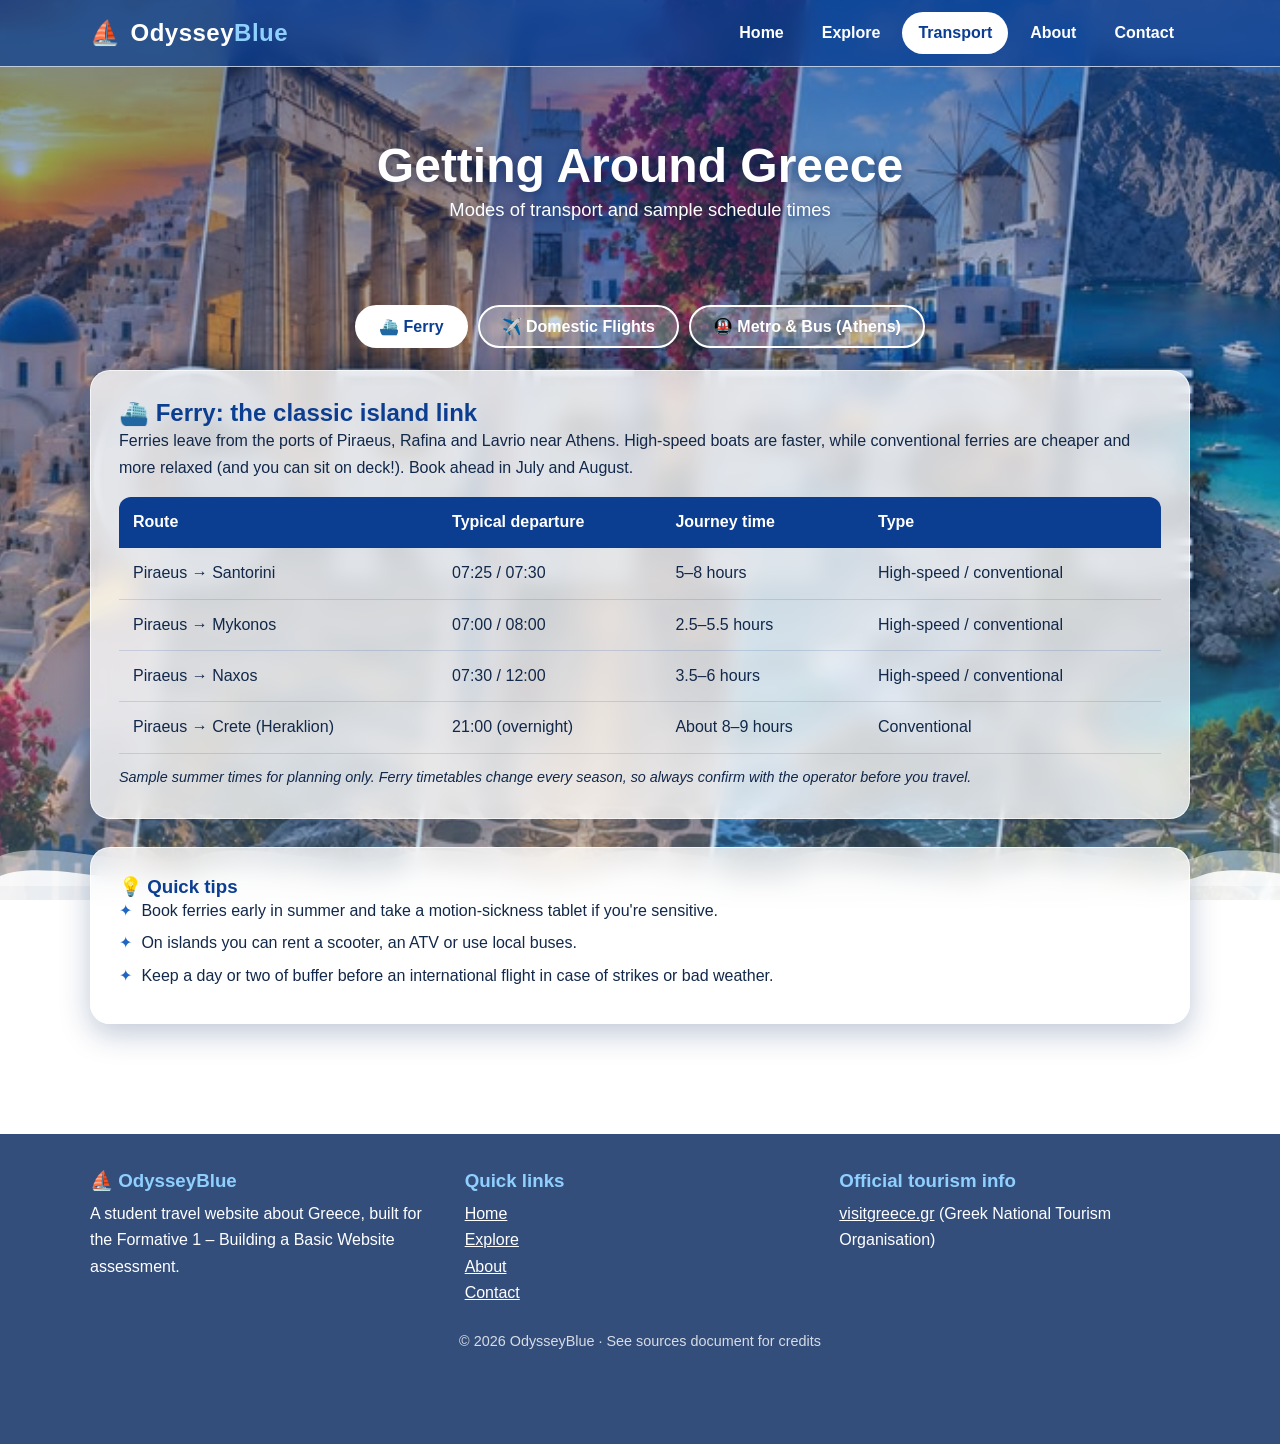
<file: transport.html>
<!DOCTYPE html>
<html lang="en">
<head>
  <meta charset="UTF-8">
  <meta name="viewport" content="width=device-width, initial-scale=1.0">
  <meta name="description" content="How to travel around Greece: ferries, flights and Athens public transport, with sample schedule times.">
  <title>Getting Around | OdysseyBlue</title>
  <script>document.documentElement.classList.add("js");</script>
   <link rel="icon" type="image/jpeg" href="https://i.pinimg.com/736x/61/5f/bb/615fbb691e66e95c616a99a558d58078.jpg">
   <link rel="stylesheet" href="css/style.css">
</head>
<body>

  <div class="scene" aria-hidden="true">
    <div class="scene-photo"></div>
    <div class="scene-tint"></div>
    <div class="waves waves-back"></div>
    <div class="waves waves-front"></div>
  </div>

  <header class="site-header">
    <nav class="nav container" aria-label="Main navigation">
      <a class="brand" href="index.html"><span class="boat">⛵</span><span>Odyssey<span class="light">Blue</span></span></a>
      <button class="menu-btn" id="menuBtn" aria-label="Toggle menu" aria-expanded="false">☰</button>
      <ul class="nav-links" id="navLinks">
        <li><a href="index.html">Home</a></li>
        <li><a href="explore.html">Explore</a></li>
        <li><a class="active" href="transport.html">Transport</a></li>
        <li><a href="about.html">About</a></li>
        <li><a href="contact.html">Contact</a></li>
      </ul>
    </nav>
  </header>

  <main>
    <section class="page-banner">
      <div class="container">
        <h1>Getting Around Greece</h1>
        <p>Modes of transport and sample schedule times</p>
      </div>
    </section>

    <section class="section">
      <div class="container">
        <!-- Tab buttons: click one to switch the panel below -->
        <div class="tabs reveal" role="tablist">
          <button class="tab-btn active" role="tab" aria-selected="true" data-target="ferry">⛴️ Ferry</button>
          <button class="tab-btn" role="tab" aria-selected="false" data-target="plane">✈️ Domestic Flights</button>
          <button class="tab-btn" role="tab" aria-selected="false" data-target="city">🚇 Metro &amp; Bus (Athens)</button>
        </div>

        <!-- Ferry -->
        <div class="glass tab-panel active" id="ferry">
          <h2>⛴️ Ferry: the classic island link</h2>
          <p>Ferries leave from the ports of Piraeus, Rafina and Lavrio near Athens. High-speed boats are faster, while conventional ferries are cheaper and more relaxed (and you can sit on deck!). Book ahead in July and August.</p>
          <div class="table-wrap">
            <table>
              <thead><tr><th>Route</th><th>Typical departure</th><th>Journey time</th><th>Type</th></tr></thead>
              <tbody>
                <tr><td>Piraeus → Santorini</td><td>07:25 / 07:30</td><td>5–8 hours</td><td>High-speed / conventional</td></tr>
                <tr><td>Piraeus → Mykonos</td><td>07:00 / 08:00</td><td>2.5–5.5 hours</td><td>High-speed / conventional</td></tr>
                <tr><td>Piraeus → Naxos</td><td>07:30 / 12:00</td><td>3.5–6 hours</td><td>High-speed / conventional</td></tr>
                <tr><td>Piraeus → Crete (Heraklion)</td><td>21:00 (overnight)</td><td>About 8–9 hours</td><td>Conventional</td></tr>
              </tbody>
            </table>
          </div>
          <p class="note">Sample summer times for planning only. Ferry timetables change every season, so always confirm with the operator before you travel.</p>
        </div>

        <!-- Plane -->
        <div class="glass tab-panel" id="plane">
          <h2>✈️ Domestic flights: save time</h2>
          <p>Short flights from Athens International Airport (ATH) to the islands take under an hour. They are great when you only have a few days, and the views from the window are free!</p>
          <div class="table-wrap">
            <table>
              <thead><tr><th>Route</th><th>Flights in summer</th><th>Flight time</th></tr></thead>
              <tbody>
                <tr><td>Athens → Santorini</td><td>Several each day (morning to evening)</td><td>About 45–55 min</td></tr>
                <tr><td>Athens → Mykonos</td><td>Several each day</td><td>About 40–50 min</td></tr>
                <tr><td>Athens → Heraklion (Crete)</td><td>Many each day</td><td>About 55–60 min</td></tr>
                <tr><td>Athens → Thessaloniki</td><td>Many each day</td><td>About 55 min</td></tr>
              </tbody>
            </table>
          </div>
          <p class="note">Arrive at the airport about 90 minutes before a domestic flight. Check airline websites for exact times.</p>
        </div>

        <!-- City transport -->
        <div class="glass tab-panel" id="city">
          <h2>🚇 Metro &amp; bus in Athens</h2>
          <p>Athens has a clean, easy-to-use metro. Line 3 (blue line) connects the airport to the city centre, and the X95 bus runs between the centre and the airport around the clock.</p>
          <div class="table-wrap">
            <table>
              <thead><tr><th>Service</th><th>Operating hours (approx.)</th><th>How often</th><th>Journey</th></tr></thead>
              <tbody>
                <tr><td>Metro Line 3: Airport ↔ Syntagma</td><td>Around 06:00 – 00:00</td><td>Every 30 min</td><td>About 40 min</td></tr>
                <tr><td>Bus X95: Syntagma ↔ Airport</td><td>24 hours</td><td>Every 15–30 min</td><td>About 60–70 min</td></tr>
                <tr><td>Metro Lines 1–2 (city centre)</td><td>Around 05:30 – 00:30</td><td>Every 5–10 min</td><td>Varies</td></tr>
                <tr><td>Tram (to the coast)</td><td>Around 05:30 – 01:00</td><td>Every 10–15 min</td><td>About 1 hr to Voula</td></tr>
              </tbody>
            </table>
          </div>
          <p class="note">Times are approximate. Weekend and holiday timetables can differ. Check the Athens transport operator (OASA) for up-to-date information.</p>
        </div>

        <div class="glass reveal" style="margin-top:28px">
          <h3>💡 Quick tips</h3>
          <ul class="culture-list">
            <li>Book ferries early in summer and take a motion-sickness tablet if you're sensitive.</li>
            <li>On islands you can rent a scooter, an ATV or use local buses.</li>
            <li>Keep a day or two of buffer before an international flight in case of strikes or bad weather.</li>
          </ul>
        </div>
      </div>
    </section>
  </main>

  <footer class="site-footer">
    <div class="container">
      <div class="footer-grid">
        <div><h3>⛵ OdysseyBlue</h3><p>A student travel website about Greece, built for the Formative 1 – Building a Basic Website assessment.</p></div>
        <div><h3>Quick links</h3><ul><li><a href="index.html">Home</a></li><li><a href="explore.html">Explore</a></li><li><a href="about.html">About</a></li><li><a href="contact.html">Contact</a></li></ul></div>
        <div><h3>Official tourism info</h3><p><a href="https://www.visitgreece.gr/" target="_blank" rel="noopener">visitgreece.gr</a> (Greek National Tourism Organisation)</p></div>
      </div>
      <p class="copyright">© 2026 OdysseyBlue · See sources document for credits</p>
    </div>
  </footer>

  <button id="toTop" aria-label="Back to top">↑</button>
  <script src="js/script.js"></script>
</body>
</html>
</file>
<file: css/style.css>
/* =====================================================
   OdysseyBlue – Greece travel website
   One stylesheet shared by every page.
   Sections:
   1. Variables   2. Reset & base   3. Moving background
   4. Header/Nav  5. Buttons        6. Hero
   7. Sections & cards              8. Home page extras
   9. Explore page                  10. Transport page
   11. About page 12. Contact form  13. Footer
   14. Animations 15. Responsive
   ===================================================== */

/* ---------- 1. VARIABLES (change colours in ONE place) ---------- */
:root {
  --deep-blue:  #0b3d91;   /* Greek flag blue */
  --blue:       #1f66c4;
  --light-blue: #8fd0ff;
  --sky:        #d9efff;
  --white:      #ffffff;
  --text:       #12284a;
  --glass:      rgba(255, 255, 255, 0.55);  /* "colourless" see-through glass */
  --glass-line: rgba(255, 255, 255, 0.7);
  --shadow:     0 10px 30px rgba(8, 40, 96, 0.25);
  --radius:     20px;
}

/* ---------- 2. RESET & BASE ---------- */
* { box-sizing: border-box; margin: 0; padding: 0; }

html { scroll-behavior: smooth; }

body {
  font-family: "Segoe UI", "Trebuchet MS", Arial, sans-serif;
  color: var(--text);
  line-height: 1.65;
  min-height: 100vh;
}

img { max-width: 100%; display: block; }
a { color: var(--blue); }
h1, h2, h3 { line-height: 1.2; color: var(--deep-blue); }

.container { width: min(1100px, 92%); margin: 0 auto; }

/* ---------- 3. MOVING BACKGROUND (photo) ---------- */
.scene {
  position: fixed;
  inset: 0;
  z-index: -1;                       /* stays behind everything */
  overflow: hidden;
  background: #0b3d91;
}

/* The photo itself: slowly pans and zooms so the background is always moving */
.scene-photo {
  position: absolute;
  inset: -6%;                                   /* a little bigger than the screen so it can move */
  background: url("../images/greece-bg.jpg") center / cover no-repeat;
  animation: photo-move 30s ease-in-out infinite alternate;
}
/* Light-blue / deep-blue tint so the text stays easy to read */
.scene-tint {
  position: absolute;
  inset: 0;
  background: linear-gradient(180deg, rgba(11, 61, 145, 0.55) 0%, rgba(31, 102, 196, 0.25) 50%, rgba(143, 208, 255, 0.30) 100%);
}

.waves {
  position: absolute;
  left: 0; width: 100%; height: 60px;
  background-repeat: repeat-x;
  background-image: url("../images/waves.svg");
  background-size: 800px 60px;
}
.waves-back  { bottom: 14px; opacity: .45; animation: wave-left 14s linear infinite; }
.waves-front { bottom: -6px; opacity: .9;  animation: wave-right 9s linear infinite; }

/* ---------- 4. HEADER & NAVIGATION ---------- */
.site-header {
  position: sticky;
  top: 0;
  z-index: 50;
  background: rgba(11, 61, 145, 0.72);
  backdrop-filter: blur(10px);
  -webkit-backdrop-filter: blur(10px);
  border-bottom: 1px solid var(--glass-line);
}

.nav {
  display: flex;
  align-items: center;
  justify-content: space-between;
  padding: 12px 0;
}

.brand {
  display: flex;
  align-items: center;
  gap: 10px;
  color: var(--white);
  text-decoration: none;
  font-size: 1.5rem;
  font-weight: 800;
  letter-spacing: .5px;
}
.brand .boat { display: inline-block; animation: bob 3s ease-in-out infinite; }
.brand span.light { color: var(--light-blue); }

.nav-links { display: flex; gap: 6px; list-style: none; }

.nav-links a {
  display: block;
  padding: 8px 16px;
  border-radius: 999px;
  color: var(--white);
  text-decoration: none;
  font-weight: 600;
  transition: background .3s, transform .3s;
}
.nav-links a:hover { background: rgba(255, 255, 255, 0.25); transform: translateY(-2px); }
.nav-links a.active { background: var(--white); color: var(--deep-blue); }

.menu-btn {
  display: none;                    /* only shown on small screens */
  background: none;
  border: 2px solid var(--white);
  color: var(--white);
  font-size: 1.4rem;
  border-radius: 10px;
  padding: 2px 12px;
  cursor: pointer;
}

/* ---------- 5. BUTTONS ---------- */
.btn {
  display: inline-block;
  padding: 12px 28px;
  border: none;
  border-radius: 999px;
  background: linear-gradient(135deg, var(--blue), var(--deep-blue));
  color: var(--white);
  font-size: 1rem;
  font-weight: 700;
  text-decoration: none;
  cursor: pointer;
  box-shadow: var(--shadow);
  transition: transform .3s, box-shadow .3s;
}
.btn:hover { transform: translateY(-4px) scale(1.03); box-shadow: 0 14px 30px rgba(8, 40, 96, 0.35); }
.btn-light { background: var(--white); color: var(--deep-blue); }
.pulse { animation: pulse 2.2s infinite; }

/* ---------- 6. HERO ---------- */
.hero {
  min-height: calc(100vh - 66px);
  display: flex;
  align-items: center;
  padding: 40px 0 120px;
}

.hero-box {
  max-width: 640px;
  padding: 40px;
  border-radius: var(--radius);
  background: rgba(255, 255, 255, 0.18);        /* colourless glass */
  border: 1px solid var(--glass-line);
  backdrop-filter: blur(8px);
  -webkit-backdrop-filter: blur(8px);
  box-shadow: var(--shadow);
  color: var(--white);
  animation: fade-up 1.2s ease both;
}
.hero-box h1 { color: var(--white); font-size: clamp(2rem, 5vw, 3.4rem); text-shadow: 0 3px 12px rgba(0, 30, 80, .55); }
.hero-box p  { margin: 16px 0 24px; font-size: 1.15rem; text-shadow: 0 2px 8px rgba(0, 30, 80, .55); }
.tagline { display: inline-block; margin-bottom: 10px; padding: 4px 14px; border-radius: 999px; background: var(--white); color: var(--deep-blue); font-weight: 700; font-size: .85rem; letter-spacing: 1px; }
.hero-buttons { display: flex; gap: 14px; flex-wrap: wrap; }

.scroll-hint {
  position: absolute;
  bottom: 90px; left: 50%;
  color: var(--white);
  font-size: 2rem;
  text-decoration: none;
  animation: bounce 1.8s infinite;
}

/* Small banner used at the top of other pages */
.page-banner { padding: 70px 0 30px; text-align: center; }
.page-banner h1 { color: var(--white); font-size: clamp(2rem, 5vw, 3rem); text-shadow: 0 3px 12px rgba(0, 30, 80, .6); animation: fade-up 1s ease both; }
.page-banner p  { color: var(--white); font-size: 1.15rem; text-shadow: 0 2px 8px rgba(0, 30, 80, .6); animation: fade-up 1.3s ease both; }

/* ---------- 7. SECTIONS & CARDS ---------- */
.section { padding: 50px 0; }
.section-title { text-align: center; margin-bottom: 30px; }
.section-title h2 { font-size: clamp(1.6rem, 4vw, 2.3rem); display: inline-block; padding: 6px 24px; border-radius: 999px; background: var(--glass); backdrop-filter: blur(8px); -webkit-backdrop-filter: blur(8px); border: 1px solid var(--glass-line); }
.section-title p { margin-top: 10px; color: var(--white); font-weight: 600; text-shadow: 0 2px 8px rgba(0, 30, 80, .6); }

.glass {
  background: rgba(255, 255, 255, 0.78);
  backdrop-filter: blur(10px);
  -webkit-backdrop-filter: blur(10px);
  border: 1px solid var(--glass-line);
  border-radius: var(--radius);
  box-shadow: var(--shadow);
  padding: 28px;
}

.grid { display: grid; gap: 22px; }
.grid-2 { grid-template-columns: repeat(auto-fit, minmax(300px, 1fr)); }
.grid-3 { grid-template-columns: repeat(auto-fit, minmax(240px, 1fr)); }
.grid-4 { grid-template-columns: repeat(auto-fit, minmax(210px, 1fr)); }

.card { transition: transform .35s, box-shadow .35s; }
.card:hover { transform: translateY(-8px); box-shadow: 0 18px 40px rgba(8, 40, 96, 0.35); }
.card .icon { font-size: 2.4rem; display: block; margin-bottom: 8px; }
.card h3 { margin-bottom: 8px; }

/* ---------- 8. HOME PAGE EXTRAS ---------- */
.stats { display: grid; grid-template-columns: repeat(auto-fit, minmax(150px, 1fr)); gap: 16px; text-align: center; }
.stat strong { display: block; font-size: 2.4rem; color: var(--blue); }

/* Flip cards for "Reasons to visit" */
.flip { perspective: 900px; height: 230px; }
.flip-inner { position: relative; width: 100%; height: 100%; transition: transform .8s; transform-style: preserve-3d; }
.flip:hover .flip-inner, .flip:focus-within .flip-inner { transform: rotateY(180deg); }
.flip-front, .flip-back {
  position: absolute; inset: 0;
  display: flex; flex-direction: column; align-items: center; justify-content: center;
  padding: 20px; text-align: center;
  border-radius: var(--radius);
  backface-visibility: hidden; -webkit-backface-visibility: hidden;
  box-shadow: var(--shadow);
}
.flip-front { background: rgba(255, 255, 255, 0.85); }
.flip-front .icon { font-size: 3rem; }
.flip-back  { background: linear-gradient(135deg, var(--blue), var(--deep-blue)); color: var(--white); transform: rotateY(180deg); font-size: .98rem; }
.flip-back h3 { color: var(--white); margin-bottom: 6px; }
.flip-tip { text-align: center; color: var(--white); margin-top: 14px; text-shadow: 0 2px 8px rgba(0, 30, 80, .6); }

/* Phrase of the day */
.phrase { text-align: center; }
.phrase .greek { font-size: 2.2rem; font-weight: 800; color: var(--deep-blue); }
.phrase .say { color: var(--blue); font-weight: 700; }
.phrase button { margin-top: 14px; }

/* ---------- 9. EXPLORE PAGE ---------- */
.attraction { display: grid; grid-template-columns: 1.1fr 1fr; gap: 0; overflow: hidden; padding: 0; margin-bottom: 28px; min-height: 380px; }
.attraction:nth-child(even) { grid-template-columns: 1fr 1.1fr; }
.attraction:nth-child(even) .attraction-img { order: 2; }
.attraction-img { position: relative; overflow: hidden; background: var(--sky); min-height: 380px; }
.attraction-img img { position: absolute; inset: 0; width: 100%; height: 100%; object-fit: cover; transition: transform .8s; }
.attraction:hover .attraction-img img { transform: scale(1.1) rotate(1deg); }
.attraction-text { padding: 30px; display: flex; flex-direction: column; justify-content: center; }
.attraction-text h3 { font-size: 1.6rem; margin-bottom: 8px; }
.tag { display: inline-block; margin: 10px 8px 0 0; padding: 3px 12px; border-radius: 999px; background: var(--sky); color: var(--deep-blue); font-size: .85rem; font-weight: 700; }

.culture-list { list-style: none; }
.culture-list li { padding-left: 1.4em; position: relative; margin-bottom: 6px; }
.culture-list li::before { content: "✦"; position: absolute; left: 0; color: var(--blue); }

.activity { display: flex; gap: 14px; align-items: flex-start; }
.activity .num { flex: 0 0 38px; height: 38px; border-radius: 50%; background: linear-gradient(135deg, var(--blue), var(--deep-blue)); color: var(--white); display: grid; place-items: center; font-weight: 800; }
.activity h3 { font-size: 1.1rem; }
.activity p { font-size: .95rem; }

.resources a { font-weight: 700; }

/* ---------- 10. TRANSPORT PAGE ---------- */
.tabs { display: flex; flex-wrap: wrap; gap: 10px; justify-content: center; margin-bottom: 22px; }
.tab-btn {
  padding: 10px 22px; border-radius: 999px; border: 2px solid var(--white);
  background: rgba(255, 255, 255, 0.25); color: var(--white); font-weight: 700; font-size: 1rem; cursor: pointer;
  transition: background .3s, transform .3s;
}
.tab-btn:hover { transform: translateY(-3px); }
.tab-btn.active { background: var(--white); color: var(--deep-blue); }
.tab-panel { display: none; }
.tab-panel.active { display: block; animation: fade-up .6s ease both; }

.table-wrap { overflow-x: auto; margin-top: 16px; }
table { width: 100%; border-collapse: collapse; min-width: 520px; }
th, td { padding: 12px 14px; text-align: left; border-bottom: 1px solid rgba(11, 61, 145, 0.15); }
th { background: var(--deep-blue); color: var(--white); }
th:first-child { border-top-left-radius: 12px; }
th:last-child  { border-top-right-radius: 12px; }
tr:hover td { background: rgba(143, 208, 255, 0.3); }
.note { margin-top: 12px; font-size: .9rem; font-style: italic; }

/* ---------- 11. ABOUT PAGE ---------- */
.profile { display: grid; grid-template-columns: 260px 1fr; gap: 30px; align-items: center; }
.profile-pic { width: 240px; height: 240px; border-radius: 50%; object-fit: cover; border: 6px solid var(--white); box-shadow: var(--shadow); margin: 0 auto; animation: bob 4s ease-in-out infinite; }
.skills { display: flex; flex-wrap: wrap; gap: 10px; margin-top: 10px; }
.skill { padding: 6px 16px; border-radius: 999px; background: var(--deep-blue); color: var(--white); font-weight: 600; transition: transform .3s, background .3s; }
.skill:hover { transform: scale(1.1) rotate(-2deg); background: var(--blue); }
.skill.soft { background: var(--sky); color: var(--deep-blue); }
.contact-list { list-style: none; }
.contact-list li { margin-bottom: 8px; }

/* ---------- 12. CONTACT FORM ---------- */
form { display: grid; gap: 16px; }
.row { display: grid; grid-template-columns: 1fr 1fr; gap: 16px; }
label { display: block; font-weight: 700; margin-bottom: 4px; }
.req { color: #c0392b; }

input[type="text"], input[type="email"], input[type="tel"], input[type="date"],
input[type="number"], select, textarea {
  width: 100%;
  padding: 11px 14px;
  border: 2px solid rgba(11, 61, 145, 0.25);
  border-radius: 12px;
  background: var(--white);
  font-family: inherit;
  font-size: 1rem;
  transition: border-color .3s, box-shadow .3s;
}
input:focus, select:focus, textarea:focus { outline: none; border-color: var(--blue); box-shadow: 0 0 0 4px rgba(31, 102, 196, 0.2); }
textarea { min-height: 130px; resize: vertical; }
input[type="range"] { width: 100%; accent-color: var(--blue); }
fieldset { border: 2px solid rgba(11, 61, 145, 0.2); border-radius: 12px; padding: 12px 16px; }
legend { font-weight: 700; padding: 0 8px; }
.choices { display: flex; flex-wrap: wrap; gap: 8px 20px; }
.choices label { font-weight: 400; display: inline-flex; align-items: center; gap: 6px; margin: 0; }
.hint { font-size: .85rem; opacity: .8; }

.success { display: none; text-align: center; }
.success.show { display: block; animation: pop .6s ease both; }
.success .big { font-size: 4rem; }
.success ul { list-style: none; margin: 14px auto; max-width: 420px; text-align: left; }

/* ---------- 13. FOOTER ---------- */
.site-footer { margin-top: 60px; padding: 36px 0 90px; background: rgba(8, 40, 96, 0.82); color: var(--white); backdrop-filter: blur(10px); -webkit-backdrop-filter: blur(10px); }
.footer-grid { display: grid; grid-template-columns: repeat(auto-fit, minmax(220px, 1fr)); gap: 24px; }
.site-footer h3 { color: var(--light-blue); margin-bottom: 8px; }
.site-footer a { color: var(--white); }
.site-footer ul { list-style: none; }
.copyright { text-align: center; margin-top: 24px; font-size: .9rem; opacity: .8; }

#toTop {
  position: fixed; right: 20px; bottom: 20px; z-index: 60;
  width: 48px; height: 48px; border-radius: 50%; border: none;
  background: var(--white); color: var(--deep-blue); font-size: 1.4rem; font-weight: 800;
  box-shadow: var(--shadow); cursor: pointer;
  opacity: 0; pointer-events: none; transition: opacity .3s, transform .3s;
}
#toTop.show { opacity: 1; pointer-events: auto; }
#toTop:hover { transform: translateY(-4px); }

/* ---------- 14. ANIMATIONS ---------- */
/* Scroll reveal: JS adds the class "show" when an element scrolls into view */
.js .reveal { opacity: 0; transform: translateY(40px); transition: opacity .8s ease, transform .8s ease; }
.js .reveal.show { opacity: 1; transform: none; }

@keyframes wave-left   { to { background-position-x: -800px; } }
@keyframes wave-right  { from { background-position-x: -800px; } to { background-position-x: 0; } }
@keyframes photo-move  { 0% { transform: scale(1) translate(0, 0); } 50% { transform: scale(1.1) translate(-2%, -1.5%); } 100% { transform: scale(1.18) translate(2%, 2%); } }
@keyframes bob         { 0%, 100% { transform: translateY(0) rotate(-3deg); } 50% { transform: translateY(-6px) rotate(3deg); } }
@keyframes bounce      { 0%, 100% { transform: translate(-50%, 0); } 50% { transform: translate(-50%, 12px); } }
@keyframes fade-up     { from { opacity: 0; transform: translateY(30px); } to { opacity: 1; transform: none; } }
@keyframes pop         { 0% { opacity: 0; transform: scale(.7); } 70% { transform: scale(1.05); } 100% { opacity: 1; transform: scale(1); } }
@keyframes pulse       { 0% { box-shadow: 0 0 0 0 rgba(255, 255, 255, 0.7); } 70% { box-shadow: 0 0 0 18px rgba(255, 255, 255, 0); } 100% { box-shadow: 0 0 0 0 rgba(255, 255, 255, 0); } }

/* Be kind to visitors who prefer less motion */
@media (prefers-reduced-motion: reduce) {
  *, *::before, *::after { animation-duration: 0.01ms !important; animation-iteration-count: 1 !important; transition-duration: 0.01ms !important; }
  html { scroll-behavior: auto; }
}

/* ---------- 15. RESPONSIVE (phones & tablets) ---------- */
@media (max-width: 800px) {
  .menu-btn { display: block; }
  .nav-links {
    display: none;
    position: absolute; top: 100%; left: 0; right: 0;
    flex-direction: column; padding: 10px 4%;
    background: rgba(11, 61, 145, 0.96);
  }
  .nav-links.open { display: flex; }
  .attraction, .attraction:nth-child(even) { grid-template-columns: 1fr; }
  .attraction:nth-child(even) .attraction-img { order: 0; }
  .attraction-img { height: 220px; min-height: 0; }
  .attraction { min-height: 0; }
  .profile { grid-template-columns: 1fr; text-align: center; }
  .skills { justify-content: center; }
  .row { grid-template-columns: 1fr; }
  .hero-box { padding: 26px; }
}
</file>
